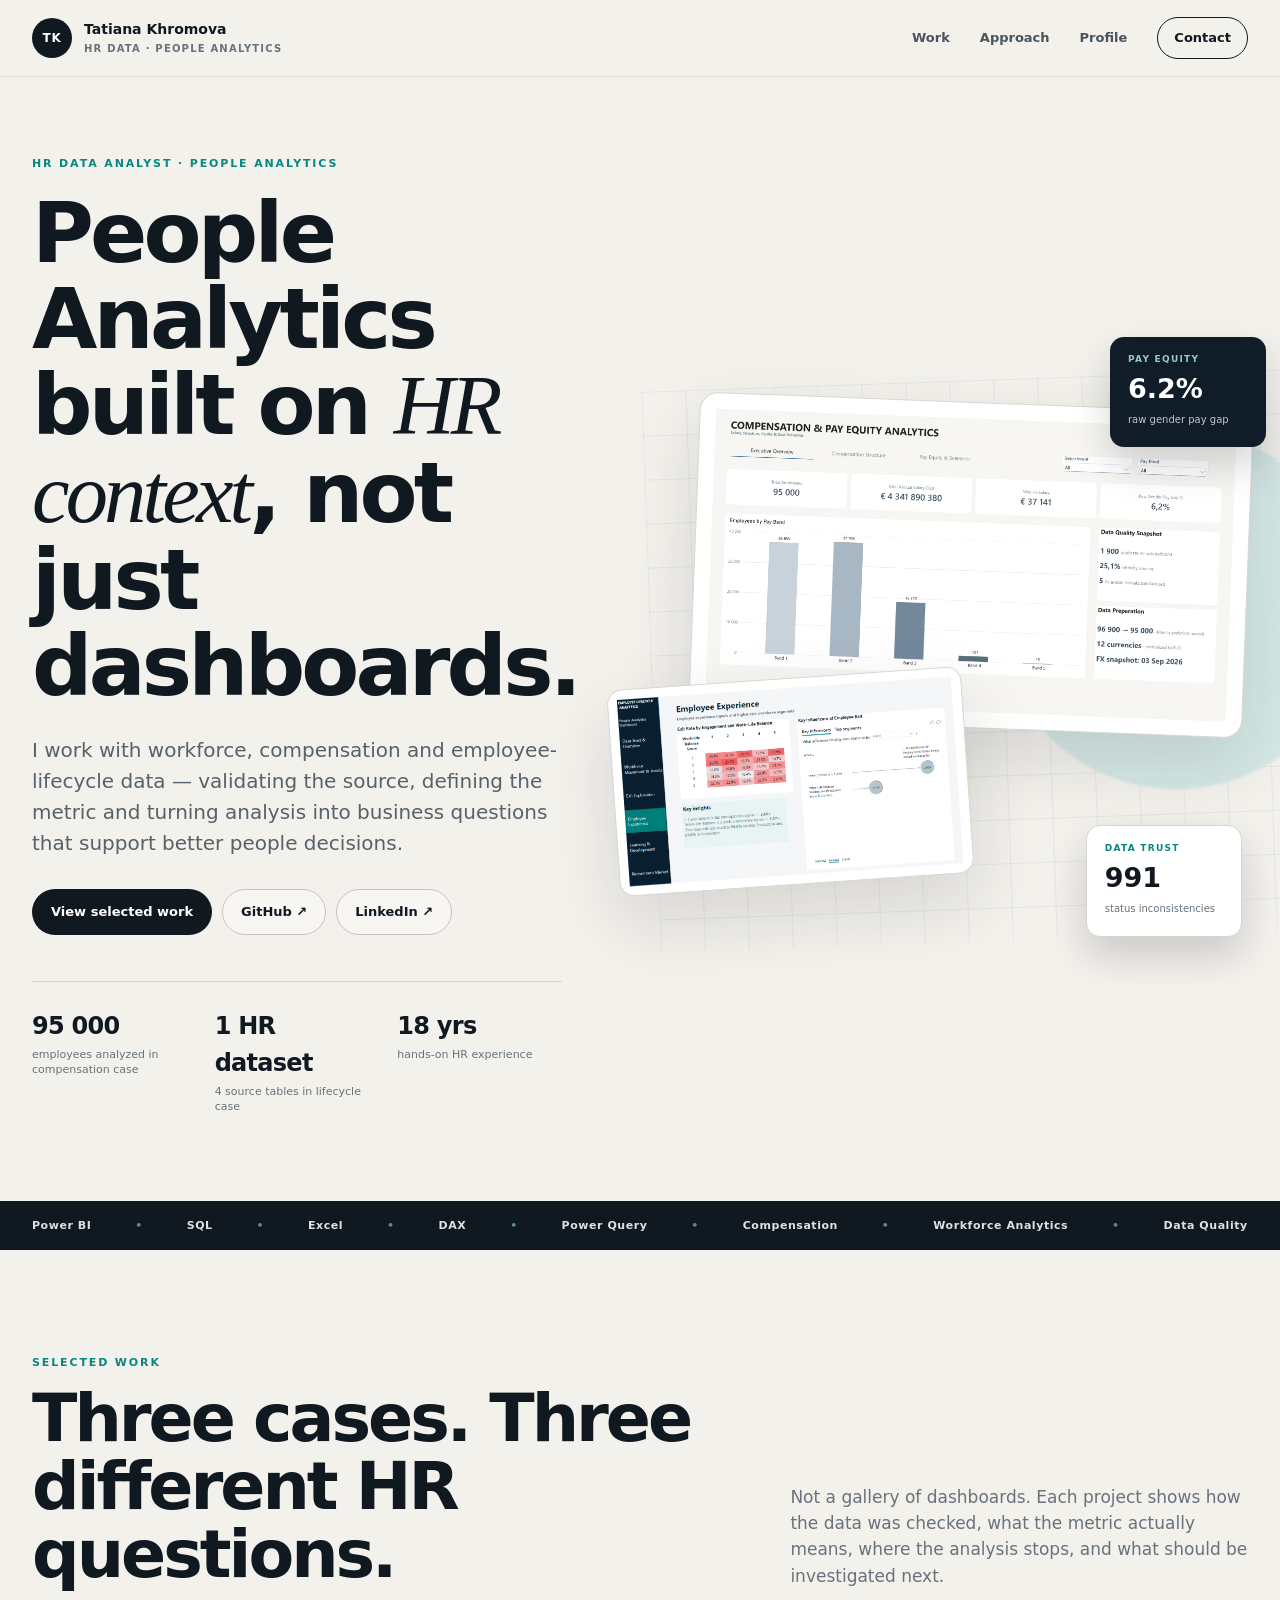
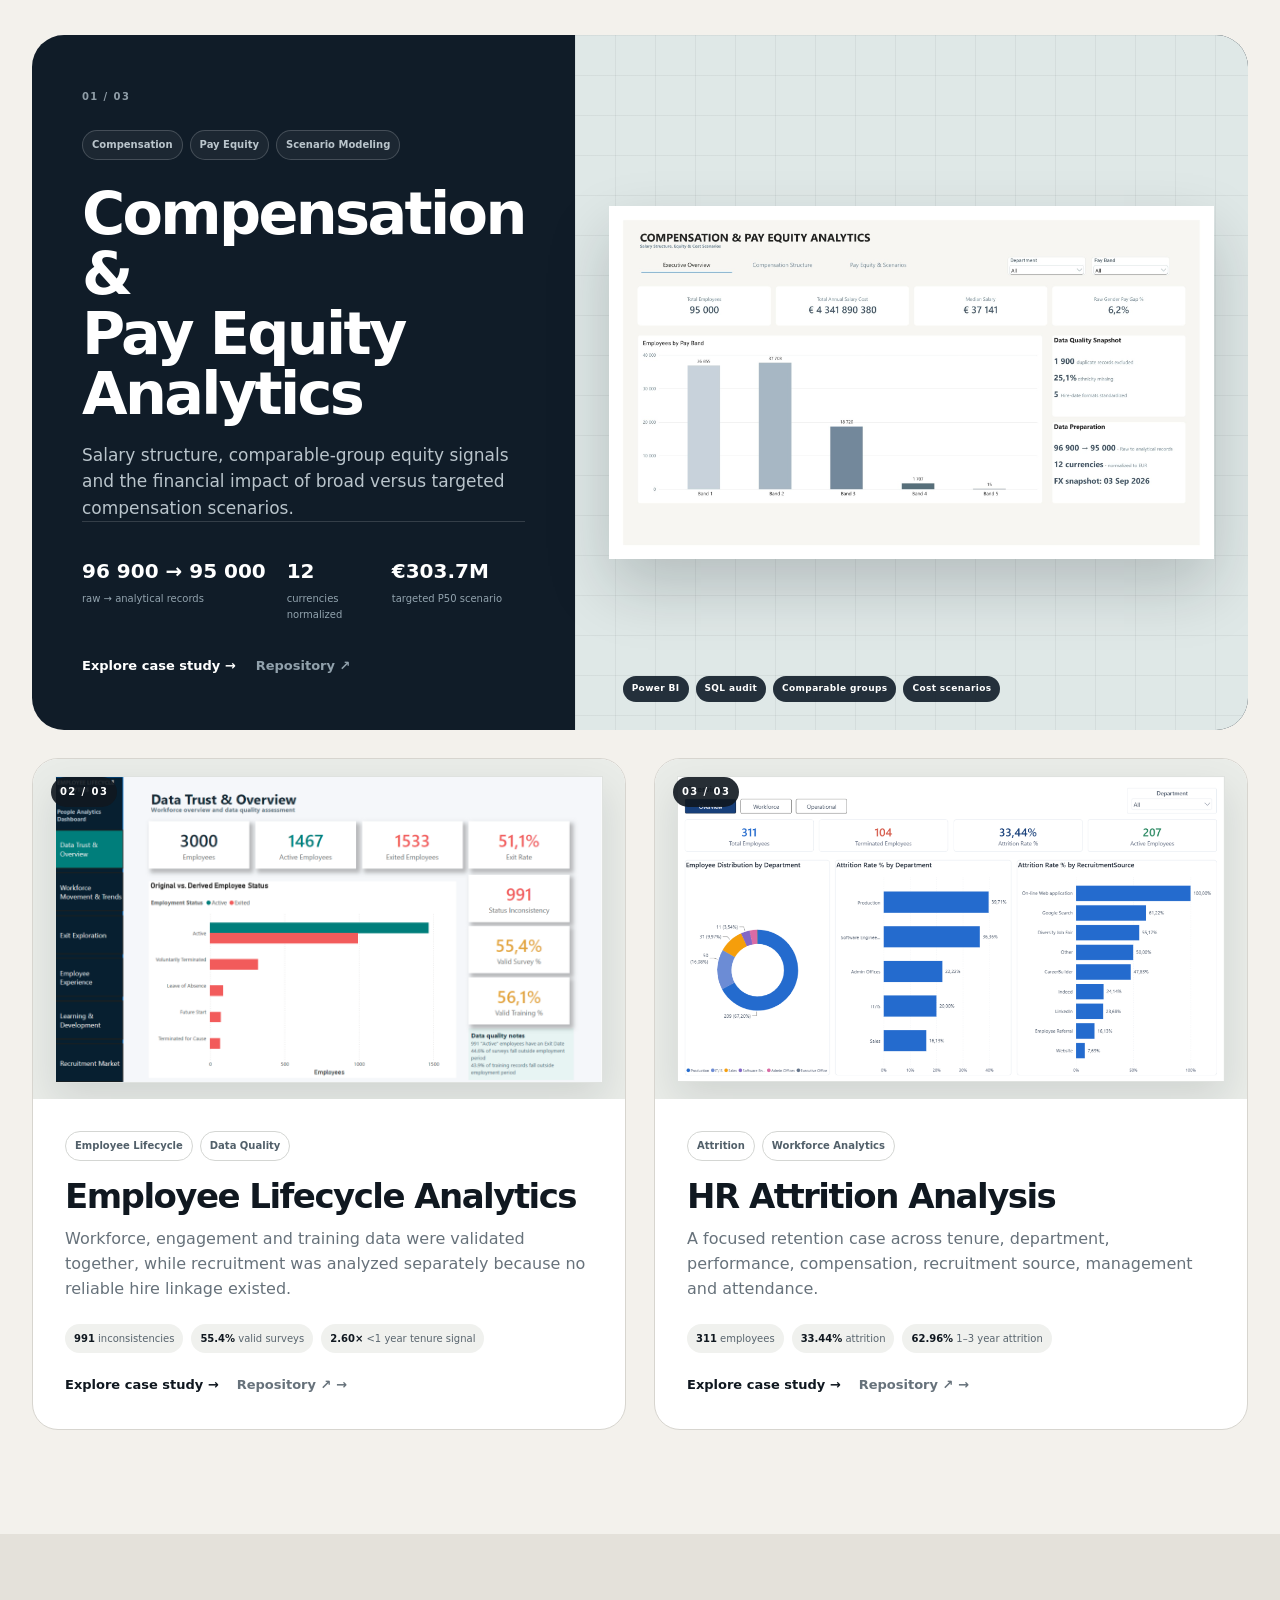
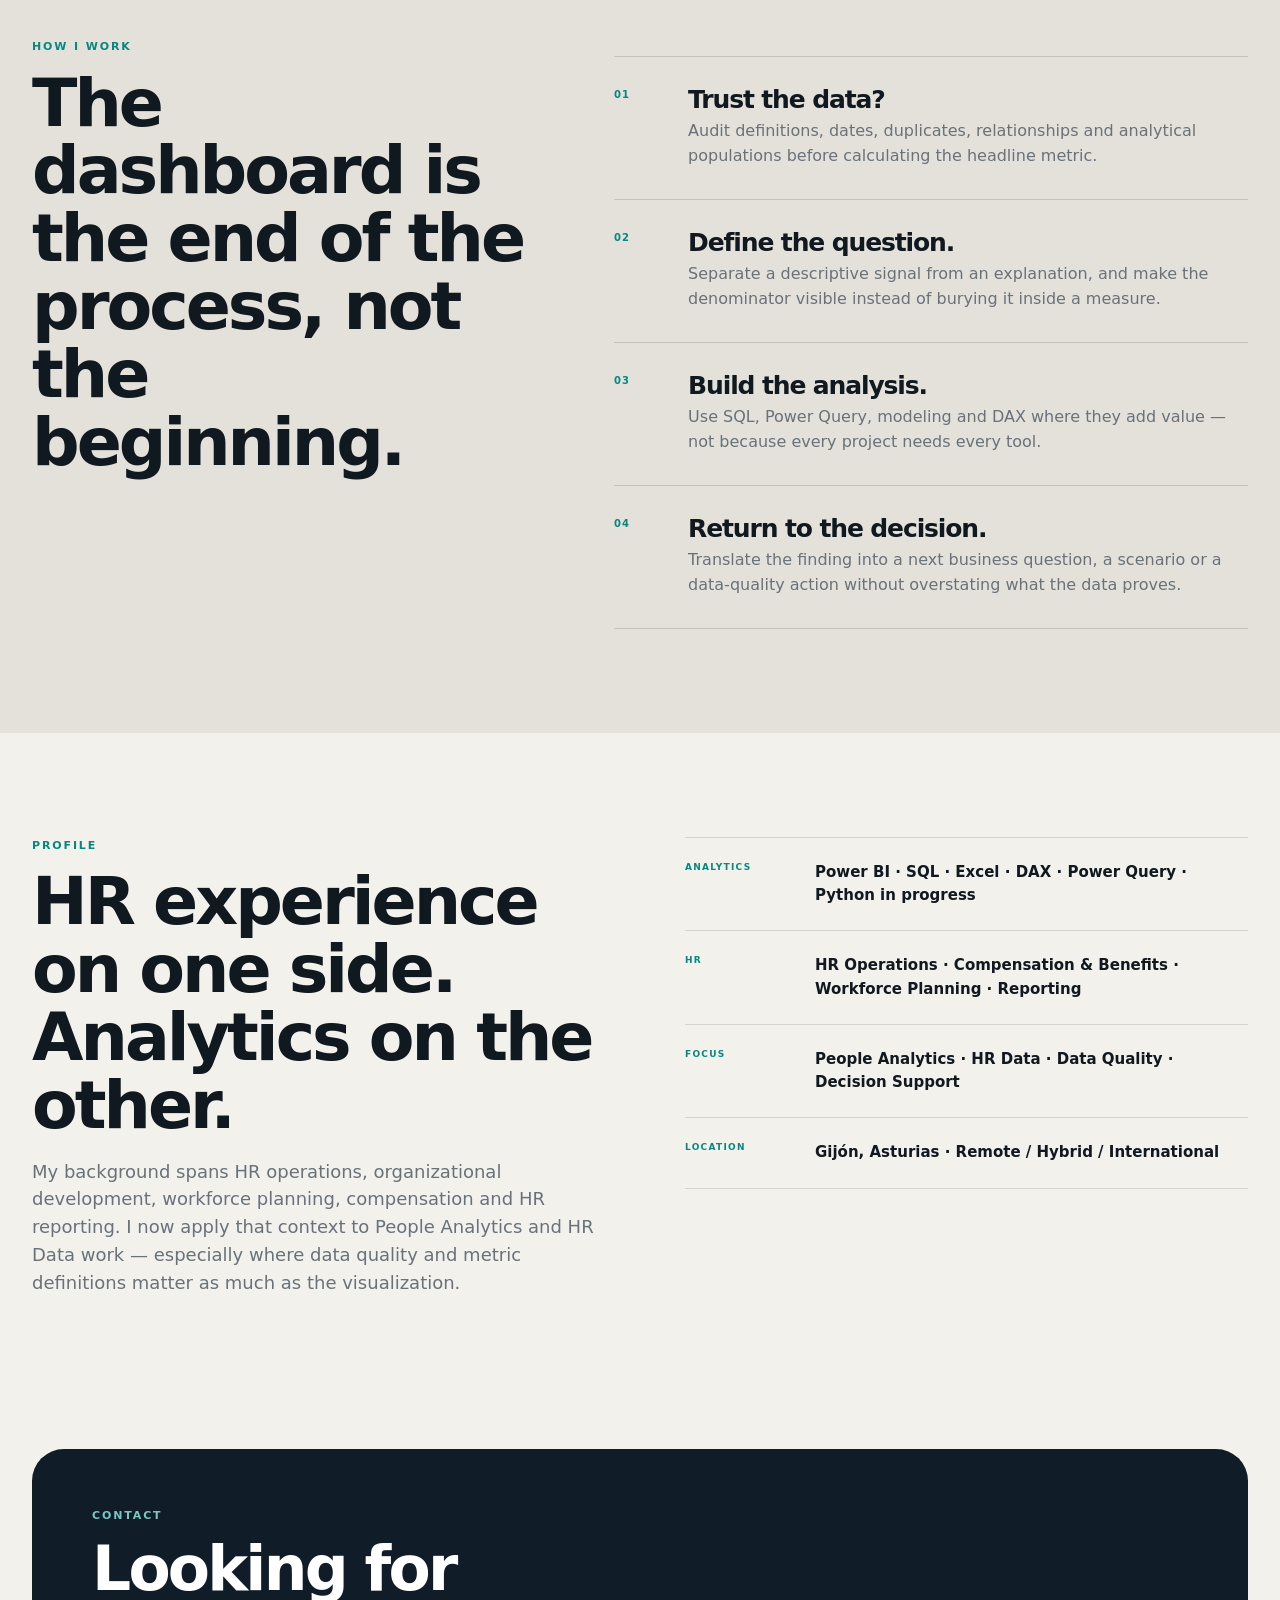
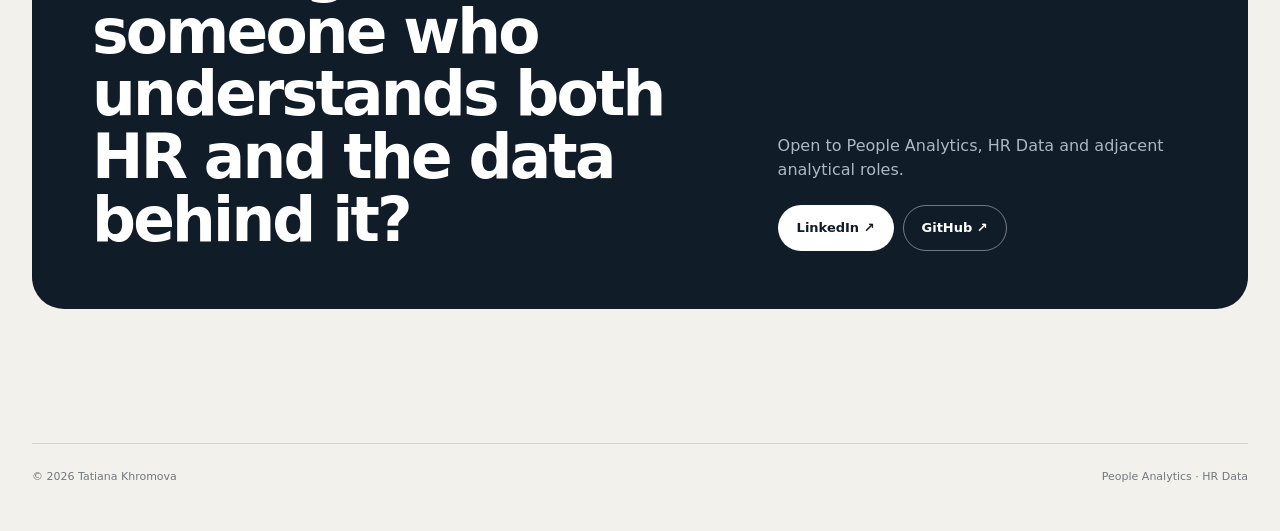
<file: index.html>
<!doctype html>
<html lang="en">
<head>
  <meta charset="utf-8" />
  <meta name="viewport" content="width=device-width, initial-scale=1" />
  <meta name="description" content="Tatiana Khromova — HR Data Analyst and People Analytics portfolio focused on compensation, pay equity, employee lifecycle and attrition analysis." />
  <meta name="theme-color" content="#101c28" />
  <title>Tatiana Khromova | People Analytics & HR Data</title>
  <link rel="icon" href="favicon.svg" type="image/svg+xml" />
  <link rel="stylesheet" href="assets/css/styles.css" />
</head>
<body>
<header class="site-header">
  <div class="container nav">
    <a class="brand" href="#top" aria-label="Portfolio home">
      <span class="brand-mark">TK</span>
      <span class="brand-copy"><strong>Tatiana Khromova</strong><small>HR Data · People Analytics</small></span>
    </a>
    <button class="nav-toggle" aria-label="Open navigation" aria-expanded="false">☰</button>
    <nav class="nav-links" aria-label="Primary navigation">
      <a href="#work">Work</a>
      <a href="#approach">Approach</a>
      <a href="#profile">Profile</a>
      <a class="nav-cta" href="#contact">Contact</a>
    </nav>
  </div>
</header>

<main id="top">
  <section class="hero hero-v2">
    <div class="container hero-grid">
      <div class="hero-copy">
        <div class="eyebrow">HR DATA ANALYST · PEOPLE ANALYTICS</div>
        <h1>People Analytics built on <em>HR context</em>, not just dashboards.</h1>
        <p class="hero-lead">I work with workforce, compensation and employee-lifecycle data — validating the source, defining the metric and turning analysis into business questions that support better people decisions.</p>
        <div class="hero-actions">
          <a class="btn btn-primary" href="#work">View selected work</a>
          <a class="btn btn-ghost" href="https://github.com/tatiana-khromova" target="_blank" rel="noopener">GitHub ↗</a>
          <a class="btn btn-ghost" href="https://www.linkedin.com/in/tatiana-khromova-b1a2b93a/" target="_blank" rel="noopener">LinkedIn ↗</a>
        </div>
        <div class="proof-row" aria-label="Portfolio highlights">
          <div><strong>95 000</strong><span>employees analyzed in compensation case</span></div>
          <div><strong>1 HR dataset</strong><span>4 source tables in lifecycle case</span></div>
          <div><strong>18 yrs</strong><span>hands-on HR experience</span></div>
        </div>
      </div>

      <div class="hero-stage" aria-label="Dashboard portfolio preview">
        <div class="stage-grid"></div>
        <figure class="stage-card stage-main">
          <img src="assets/images/compensation-executive-overview.jpg" alt="Compensation and Pay Equity Executive Overview dashboard" />
        </figure>
        <figure class="stage-card stage-secondary">
          <img src="assets/images/lifecycle-employee-experience.png" alt="Employee Experience dashboard" />
        </figure>
        <div class="stage-note note-top"><span>PAY EQUITY</span><strong>6.2%</strong><small>raw gender pay gap</small></div>
        <div class="stage-note note-bottom"><span>DATA TRUST</span><strong>991</strong><small>status inconsistencies</small></div>
      </div>
    </div>
  </section>

  <section class="ticker" aria-label="Core capabilities">
    <div class="container ticker-inner">
      <span>Power BI</span><i>•</i><span>SQL</span><i>•</i><span>Excel</span><i>•</i><span>DAX</span><i>•</i><span>Power Query</span><i>•</i><span>Compensation</span><i>•</i><span>Workforce Analytics</span><i>•</i><span>Data Quality</span>
    </div>
  </section>

  <section class="section work-section" id="work">
    <div class="container">
      <div class="section-heading split-heading">
        <div>
          <div class="section-kicker">SELECTED WORK</div>
          <h2>Three cases. Three different HR questions.</h2>
        </div>
        <p>Not a gallery of dashboards. Each project shows how the data was checked, what the metric actually means, where the analysis stops, and what should be investigated next.</p>
      </div>

      <article class="feature-project feature-dark">
        <div class="feature-copy">
          <div class="project-index">01 / 03</div>
          <div class="tag-row"><span class="tag tag-dark">Compensation</span><span class="tag tag-dark">Pay Equity</span><span class="tag tag-dark">Scenario Modeling</span></div>
          <h3>Compensation &<br>Pay Equity Analytics</h3>
          <p>Salary structure, comparable-group equity signals and the financial impact of broad versus targeted compensation scenarios.</p>
          <div class="feature-metrics">
            <div><strong>96 900 → 95 000</strong><span>raw → analytical records</span></div>
            <div><strong>12</strong><span>currencies normalized</span></div>
            <div><strong>€303.7M</strong><span>targeted P50 scenario</span></div>
          </div>
          <div class="project-actions">
            <a class="arrow-link light" href="projects/compensation-pay-equity.html">Explore case study</a>
            <a class="arrow-link muted-light" href="https://github.com/tatiana-khromova/compensation-pay-equity-analytics" target="_blank" rel="noopener">Repository ↗</a>
          </div>
        </div>
        <div class="feature-visual">
          <img src="assets/images/compensation-executive-overview.jpg" alt="Compensation and Pay Equity Executive Overview dashboard" loading="lazy" />
          <div class="visual-caption"><span>Power BI</span><span>SQL audit</span><span>Comparable groups</span><span>Cost scenarios</span></div>
        </div>
      </article>

      <div class="project-duo">
        <article class="duo-card">
          <div class="duo-visual">
            <img src="assets/images/lifecycle-data-trust.png" alt="Employee Lifecycle Data Trust dashboard" loading="lazy" />
            <span class="project-index overlay-index">02 / 03</span>
          </div>
          <div class="duo-body">
            <div class="tag-row"><span class="tag">Employee Lifecycle</span><span class="tag">Data Quality</span></div>
            <h3>Employee Lifecycle Analytics</h3>
            <p>Workforce, engagement and training data were validated together, while recruitment was analyzed separately because no reliable hire linkage existed.</p>
            <div class="mini-stats"><span><b>991</b> inconsistencies</span><span><b>55.4%</b> valid surveys</span><span><b>2.60×</b> &lt;1 year tenure signal</span></div>
            <div class="project-actions"><a class="arrow-link" href="projects/employee-lifecycle.html">Explore case study</a><a class="arrow-link repo-link" href="https://github.com/tatiana-khromova/employee-lifecycle-analytics" target="_blank" rel="noopener">Repository ↗</a></div>
          </div>
        </article>

        <article class="duo-card">
          <div class="duo-visual">
            <img src="assets/images/attrition-overview.png" alt="HR Attrition Overview dashboard" loading="lazy" />
            <span class="project-index overlay-index">03 / 03</span>
          </div>
          <div class="duo-body">
            <div class="tag-row"><span class="tag">Attrition</span><span class="tag">Workforce Analytics</span></div>
            <h3>HR Attrition Analysis</h3>
            <p>A focused retention case across tenure, department, performance, compensation, recruitment source, management and attendance.</p>
            <div class="mini-stats"><span><b>311</b> employees</span><span><b>33.44%</b> attrition</span><span><b>62.96%</b> 1–3 year attrition</span></div>
            <div class="project-actions"><a class="arrow-link" href="projects/hr-attrition.html">Explore case study</a><a class="arrow-link repo-link" href="https://github.com/tatiana-khromova/hr-attrition-analysis" target="_blank" rel="noopener">Repository ↗</a></div>
          </div>
        </article>
      </div>
    </div>
  </section>

  <section class="section approach-section" id="approach">
    <div class="container">
      <div class="section-kicker">HOW I WORK</div>
      <div class="approach-grid">
        <h2>The dashboard is the end of the process, not the beginning.</h2>
        <div class="approach-steps">
          <div class="approach-step"><span>01</span><div><h3>Trust the data?</h3><p>Audit definitions, dates, duplicates, relationships and analytical populations before calculating the headline metric.</p></div></div>
          <div class="approach-step"><span>02</span><div><h3>Define the question.</h3><p>Separate a descriptive signal from an explanation, and make the denominator visible instead of burying it inside a measure.</p></div></div>
          <div class="approach-step"><span>03</span><div><h3>Build the analysis.</h3><p>Use SQL, Power Query, modeling and DAX where they add value — not because every project needs every tool.</p></div></div>
          <div class="approach-step"><span>04</span><div><h3>Return to the decision.</h3><p>Translate the finding into a next business question, a scenario or a data-quality action without overstating what the data proves.</p></div></div>
        </div>
      </div>
    </div>
  </section>

  <section class="section profile-section" id="profile">
    <div class="container profile-grid">
      <div class="profile-main">
        <div class="section-kicker">PROFILE</div>
        <h2>HR experience on one side.<br>Analytics on the other.</h2>
        <p>My background spans HR operations, organizational development, workforce planning, compensation and HR reporting. I now apply that context to People Analytics and HR Data work — especially where data quality and metric definitions matter as much as the visualization.</p>
      </div>
      <div class="profile-stack">
        <div class="stack-row"><span>ANALYTICS</span><strong>Power BI · SQL · Excel · DAX · Power Query · Python in progress</strong></div>
        <div class="stack-row"><span>HR</span><strong>HR Operations · Compensation & Benefits · Workforce Planning · Reporting</strong></div>
        <div class="stack-row"><span>FOCUS</span><strong>People Analytics · HR Data · Data Quality · Decision Support</strong></div>
        <div class="stack-row"><span>LOCATION</span><strong>Gijón, Asturias · Remote / Hybrid / International</strong></div>
      </div>
    </div>
  </section>

  <section class="section contact-section" id="contact">
    <div class="container">
      <div class="contact-panel">
        <div>
          <div class="section-kicker light-kicker">CONTACT</div>
          <h2>Looking for someone who understands both HR and the data behind it?</h2>
        </div>
        <div class="contact-side">
          <p>Open to People Analytics, HR Data and adjacent analytical roles.</p>
          <div class="contact-actions">
            <a class="btn btn-light" href="https://www.linkedin.com/in/tatiana-khromova-b1a2b93a/" target="_blank" rel="noopener">LinkedIn ↗</a>
            <a class="btn btn-outline-light" href="https://github.com/tatiana-khromova" target="_blank" rel="noopener">GitHub ↗</a>
          </div>
        </div>
      </div>
    </div>
  </section>
</main>

<footer class="footer"><div class="container footer-inner"><span>© <span data-year></span> Tatiana Khromova</span><span>People Analytics · HR Data</span></div></footer>
<script src="assets/js/main.js"></script>
</body>
</html>
</file>
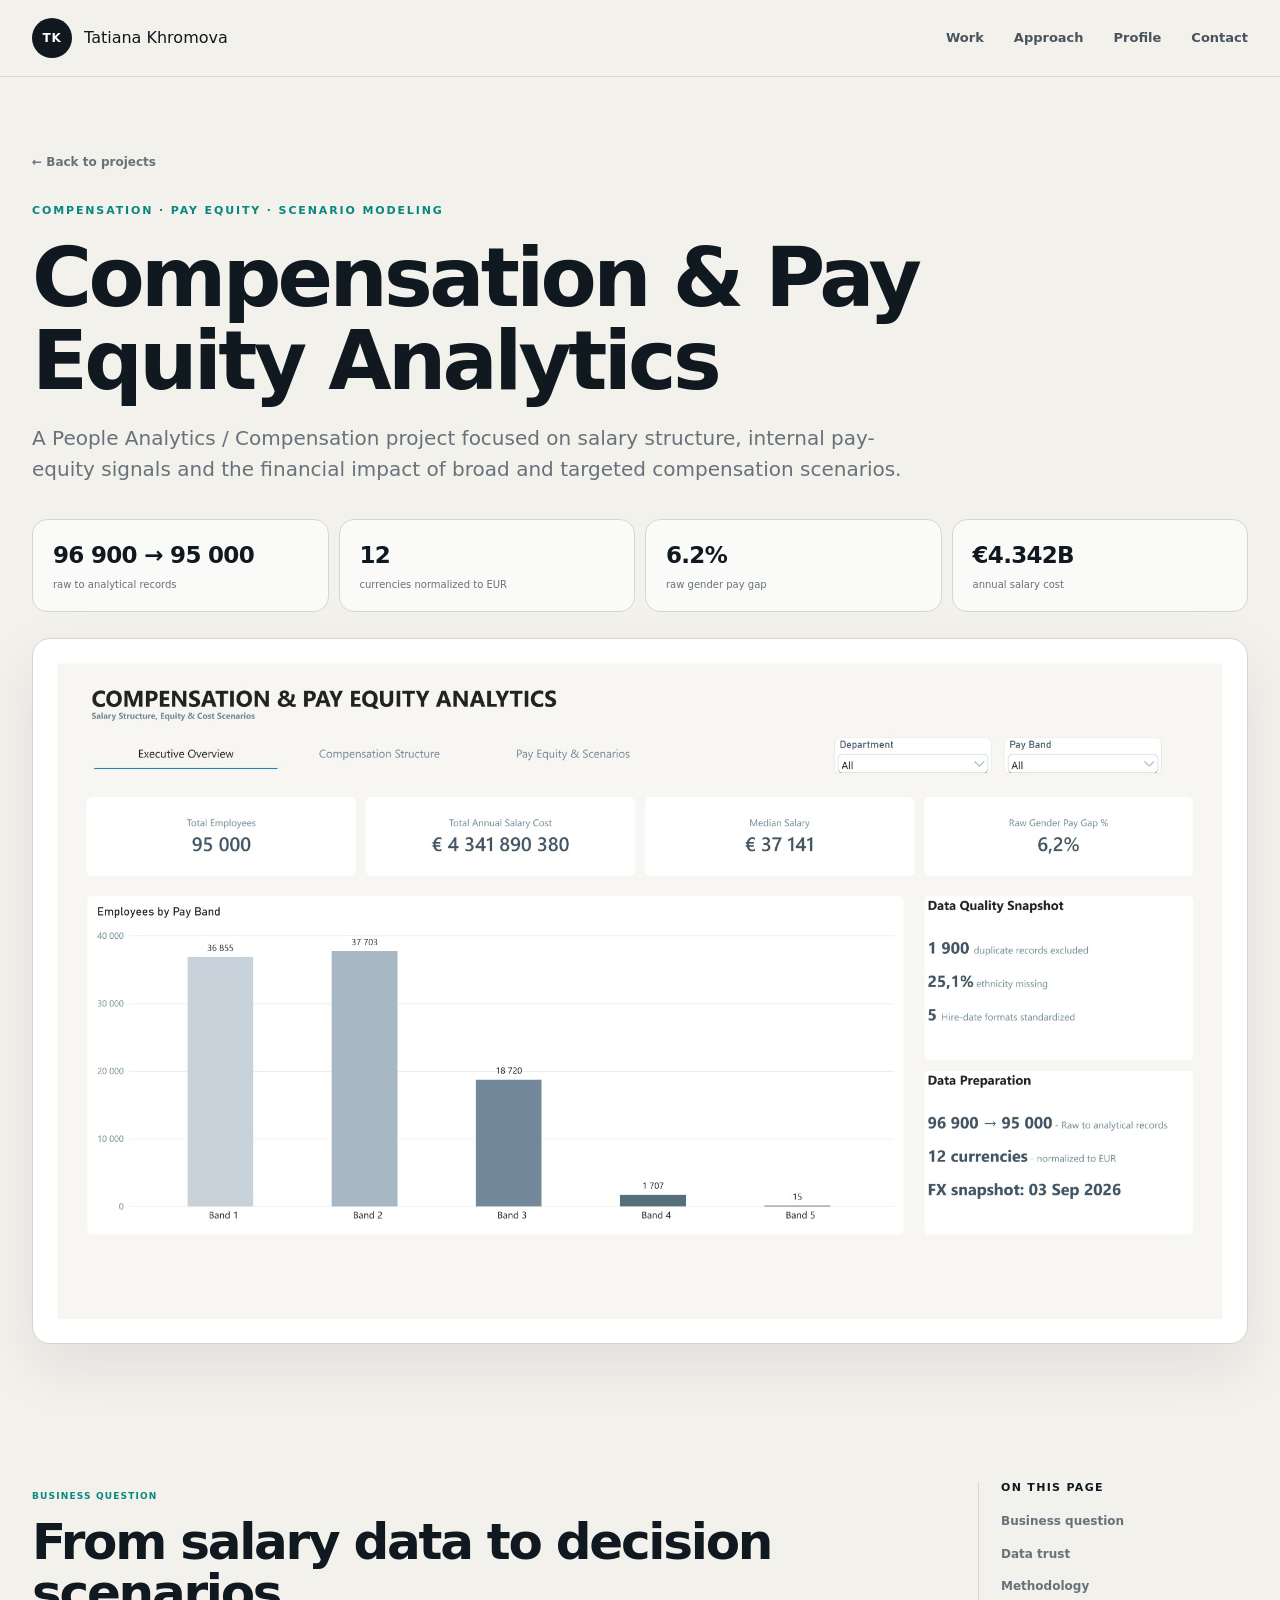
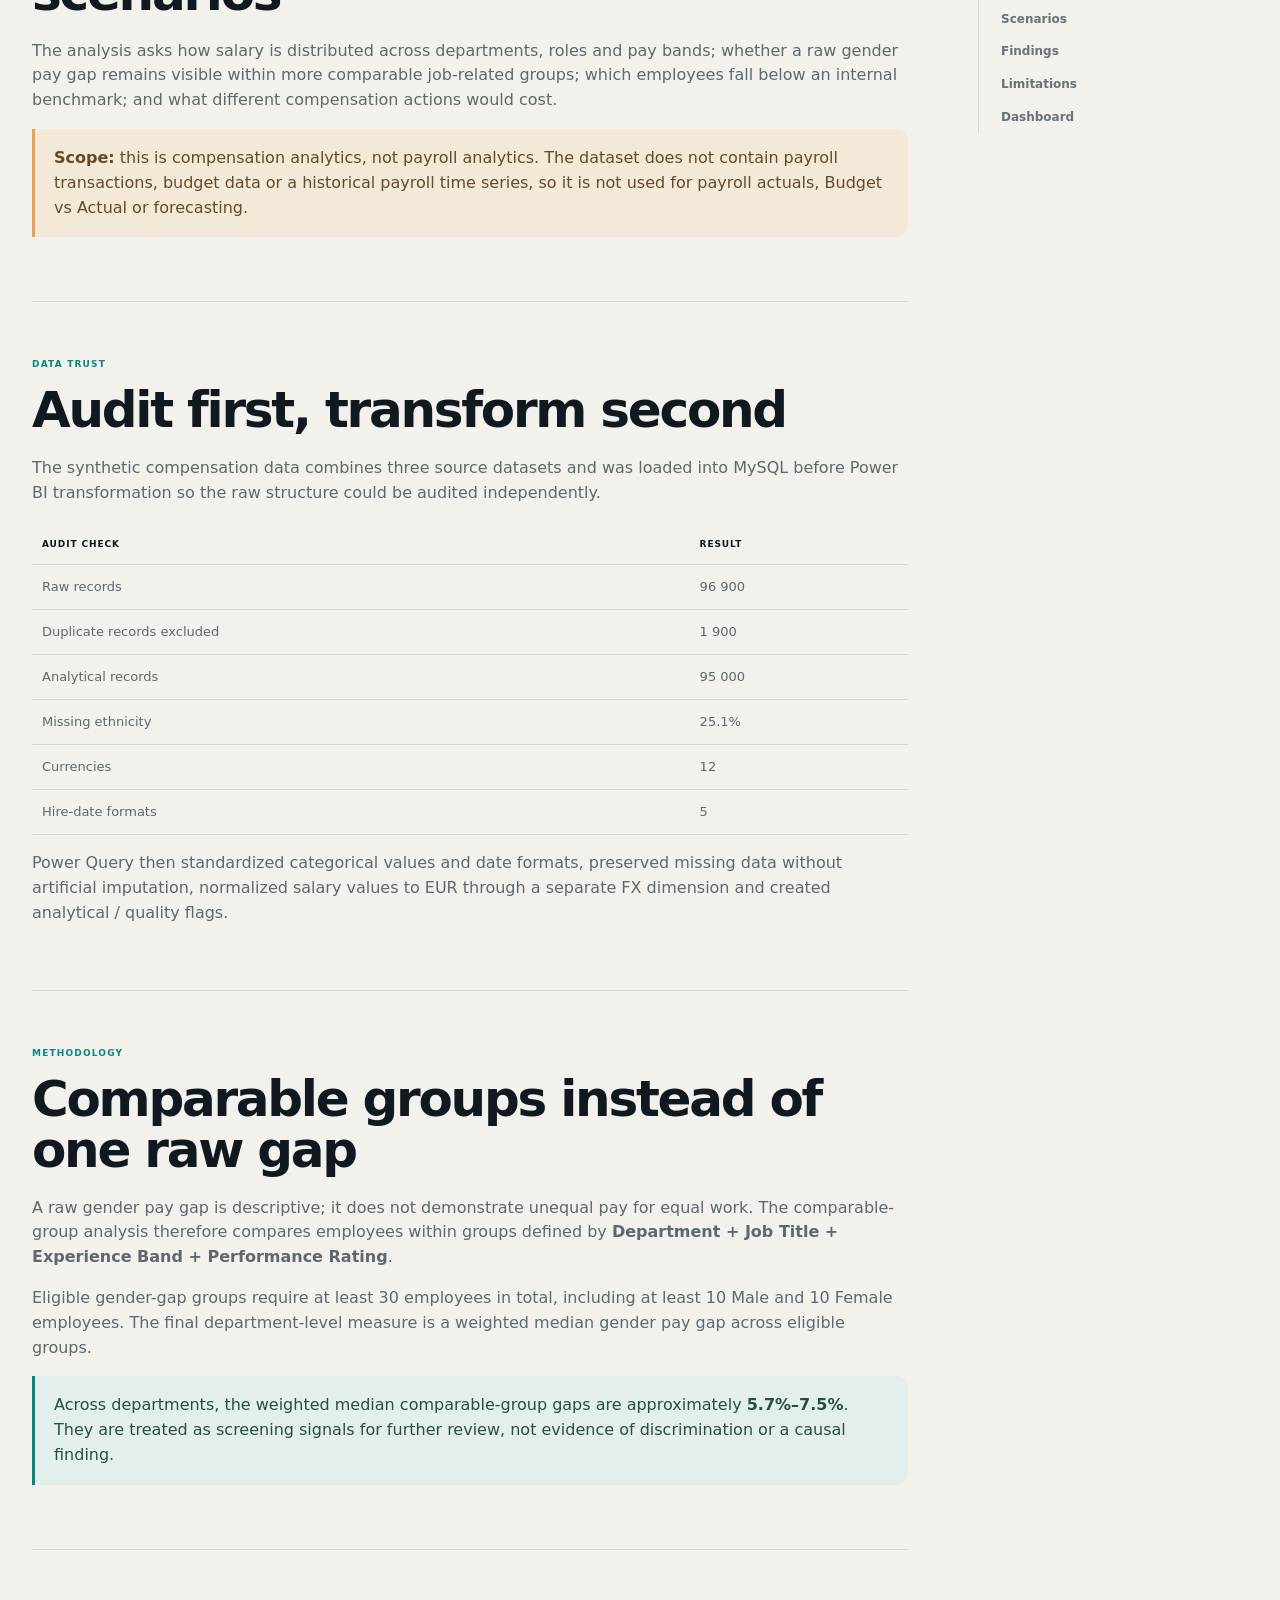
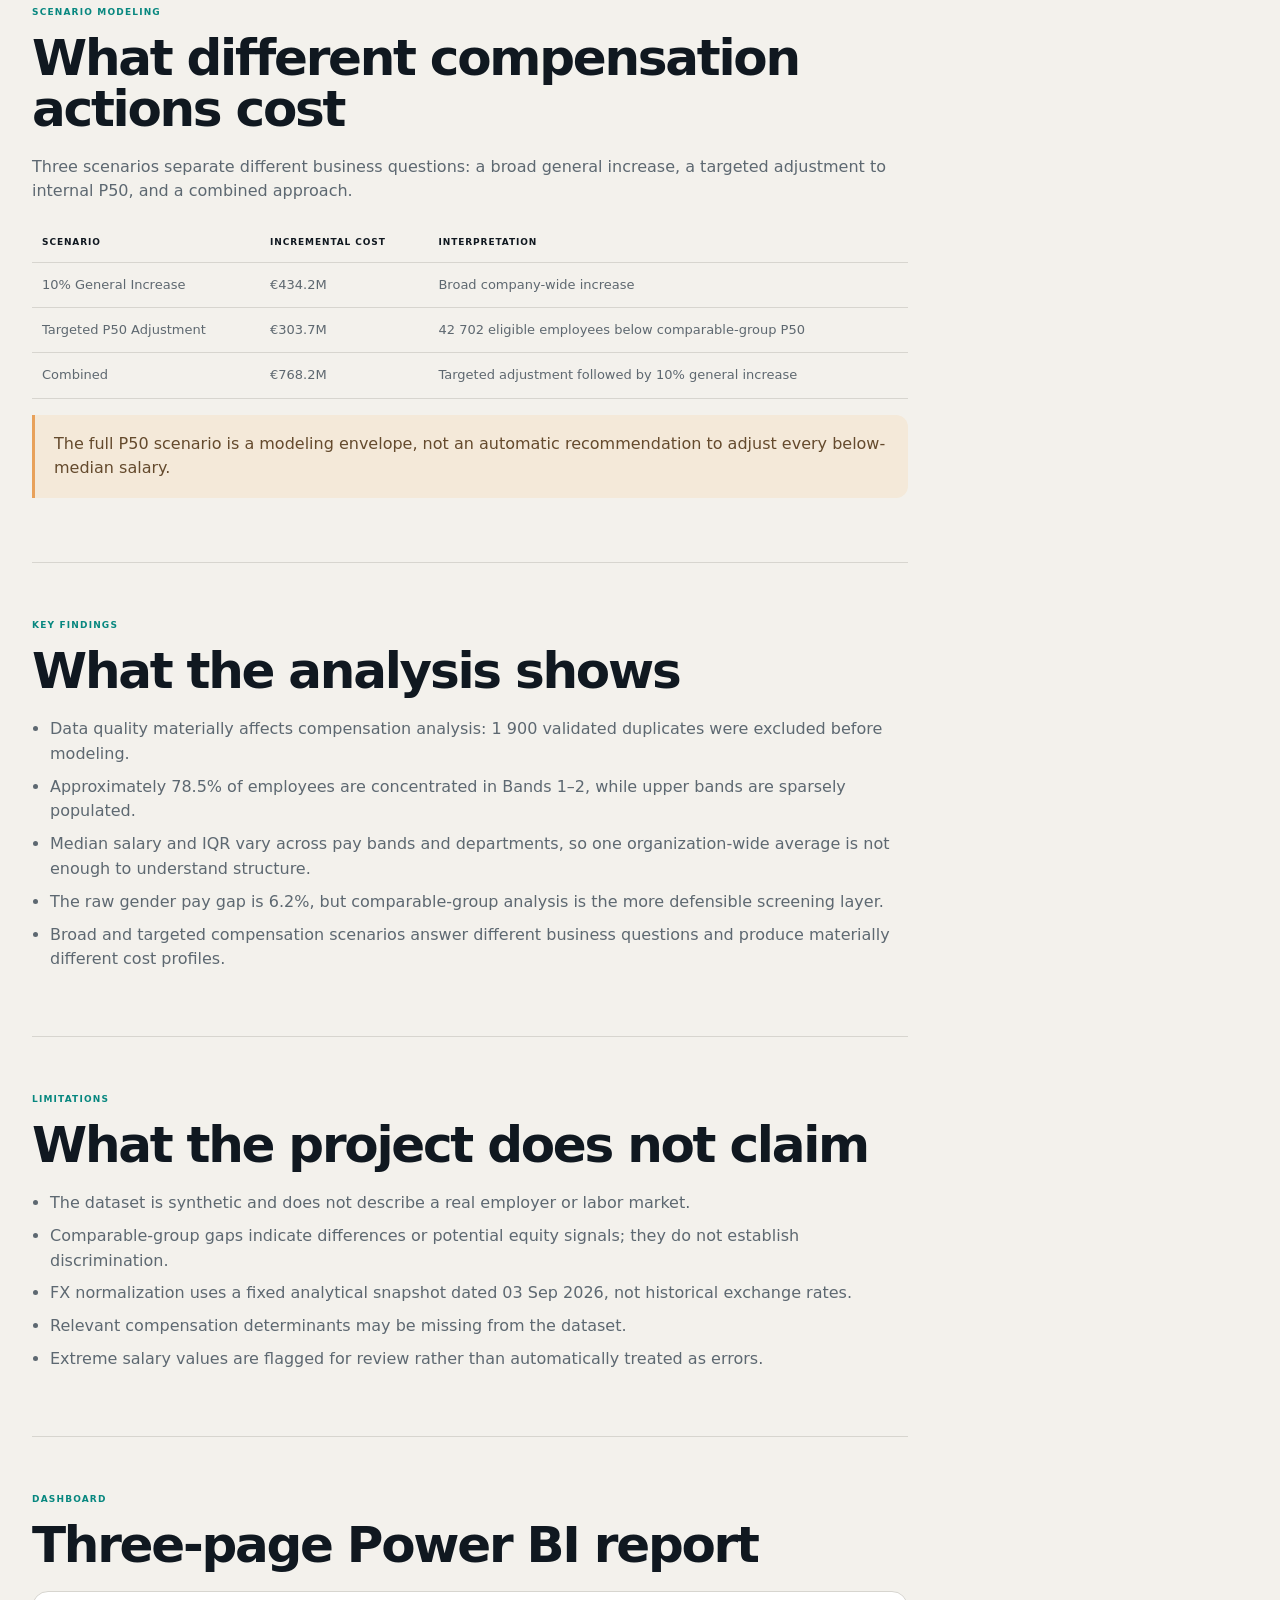
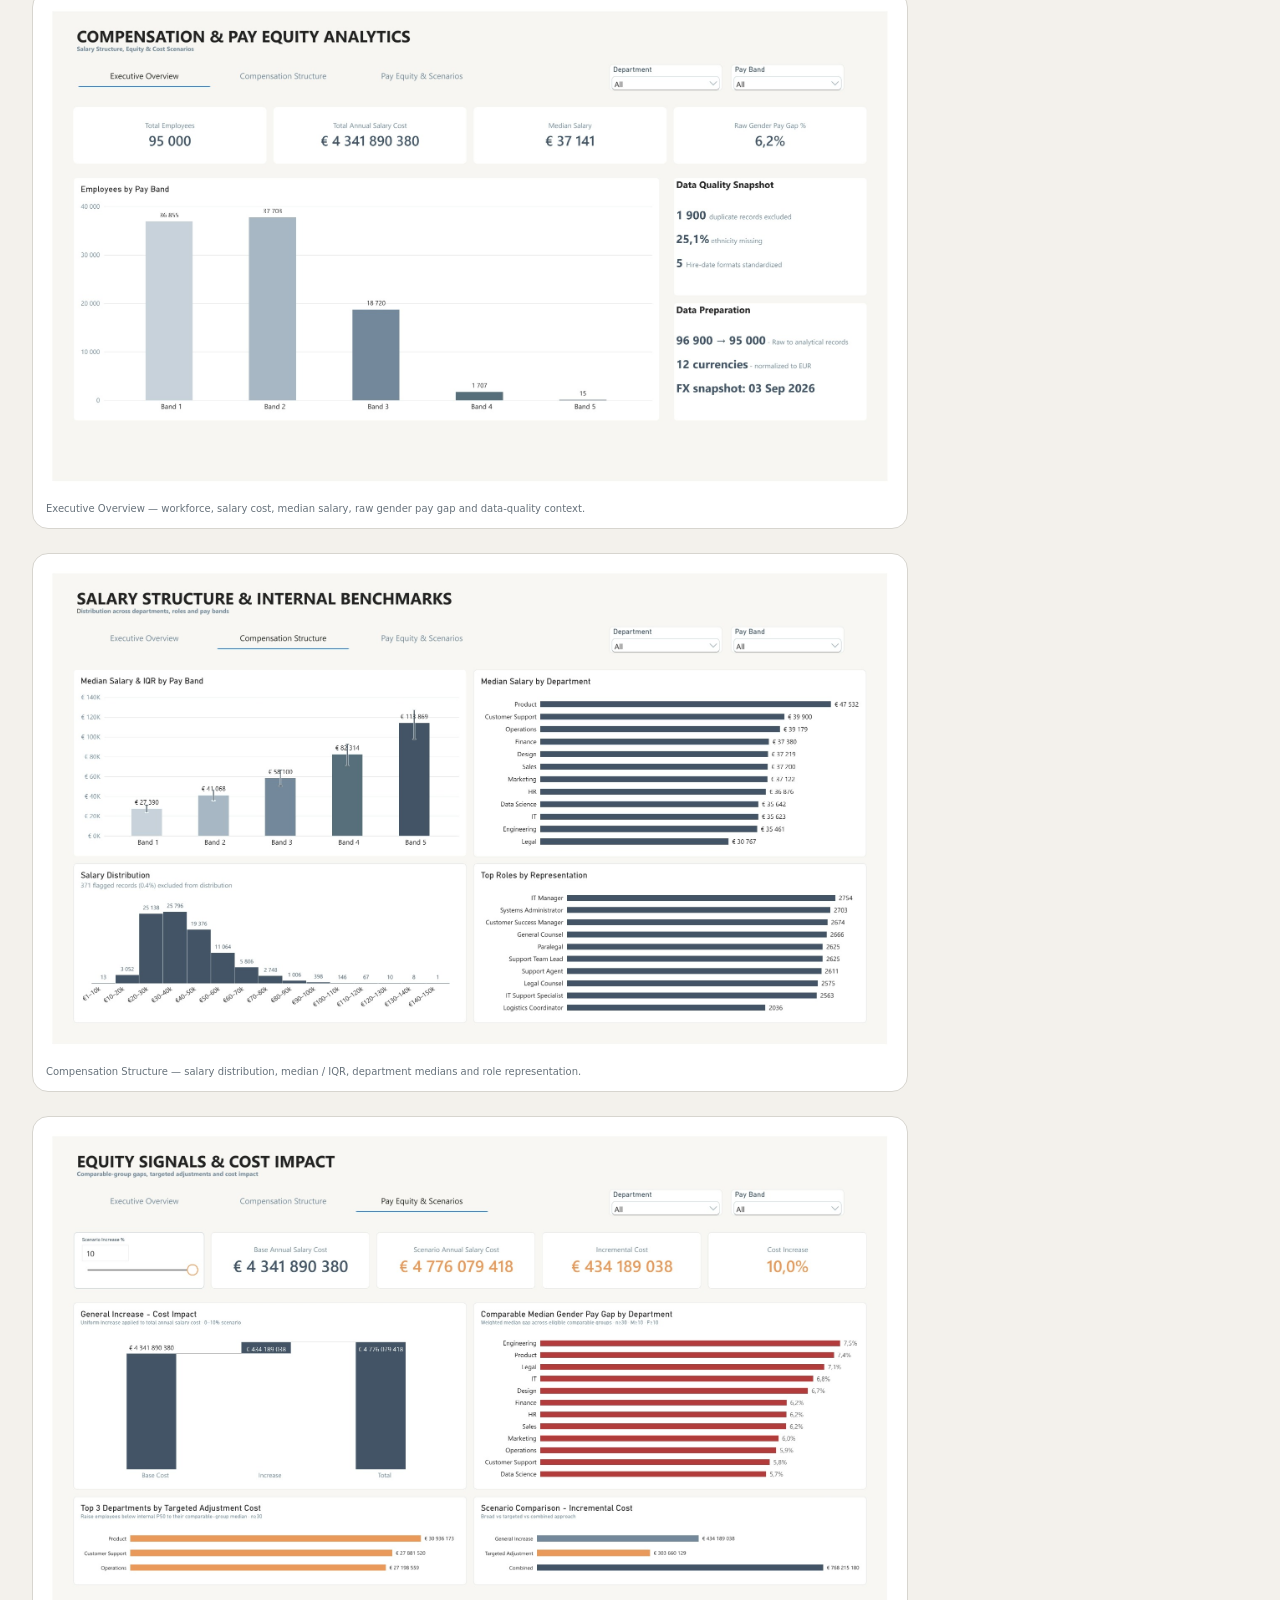
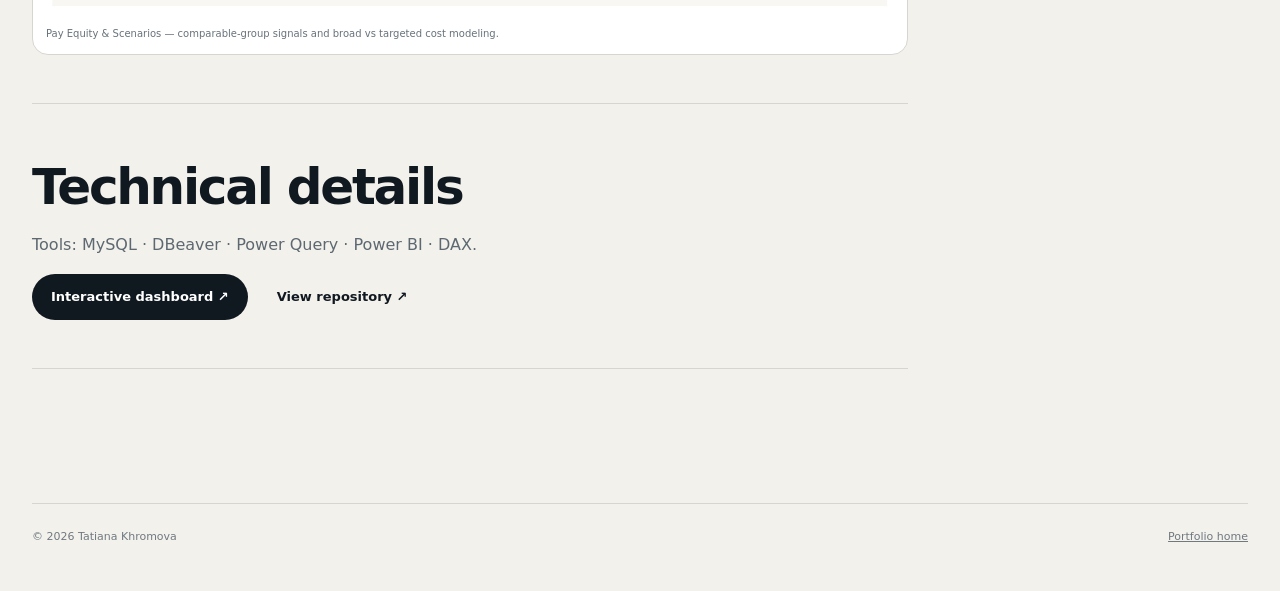
<file: projects/compensation-pay-equity.html>
<!doctype html>
<html lang="en">
<head>
  <meta charset="utf-8" />
  <meta name="viewport" content="width=device-width, initial-scale=1" />
  <meta name="description" content="Compensation & Pay Equity Analytics case study by Tatiana Khromova." />
  <title>Compensation & Pay Equity Analytics | Tatiana Khromova</title>
  <link rel="icon" href="../favicon.svg" type="image/svg+xml" />
  <link rel="stylesheet" href="../assets/css/styles.css" />
</head>
<body>
<header class="site-header"><div class="container nav"><a class="brand" href="../index.html"><span class="brand-mark">TK</span><span>Tatiana Khromova</span></a><button class="nav-toggle" aria-label="Open navigation" aria-expanded="false">☰</button><nav class="nav-links"><a href="../index.html#work">Work</a><a href="../index.html#approach">Approach</a><a href="../index.html#profile">Profile</a><a href="../index.html#contact">Contact</a></nav></div></header>
<main>
<section class="project-hero"><div class="container">
  <a class="back-link" href="../index.html#work">Back to projects</a>
  <div class="eyebrow">Compensation · Pay Equity · Scenario Modeling</div>
  <h1>Compensation & Pay Equity Analytics</h1>
  <p class="lead">A People Analytics / Compensation project focused on salary structure, internal pay-equity signals and the financial impact of broad and targeted compensation scenarios.</p>
  <div class="stat-strip">
    <div class="stat"><strong>96 900 → 95 000</strong><span>raw to analytical records</span></div>
    <div class="stat"><strong>12</strong><span>currencies normalized to EUR</span></div>
    <div class="stat"><strong>6.2%</strong><span>raw gender pay gap</span></div>
    <div class="stat"><strong>€4.342B</strong><span>annual salary cost</span></div>
  </div>
  <figure class="project-cover"><img src="../assets/images/compensation-executive-overview.jpg" alt="Compensation and Pay Equity executive overview dashboard" /></figure>
</div></section>

<section class="section"><div class="container case-layout">
  <div class="case-content">
    <section class="case-section" id="question"><span class="pill-note">Business question</span><h2>From salary data to decision scenarios</h2>
      <p>The analysis asks how salary is distributed across departments, roles and pay bands; whether a raw gender pay gap remains visible within more comparable job-related groups; which employees fall below an internal benchmark; and what different compensation actions would cost.</p>
      <p class="callout warn"><strong>Scope:</strong> this is compensation analytics, not payroll analytics. The dataset does not contain payroll transactions, budget data or a historical payroll time series, so it is not used for payroll actuals, Budget vs Actual or forecasting.</p>
    </section>

    <section class="case-section" id="data"><span class="pill-note">Data trust</span><h2>Audit first, transform second</h2>
      <p>The synthetic compensation data combines three source datasets and was loaded into MySQL before Power BI transformation so the raw structure could be audited independently.</p>
      <table class="data-table"><thead><tr><th>Audit check</th><th>Result</th></tr></thead><tbody>
        <tr><td>Raw records</td><td>96 900</td></tr><tr><td>Duplicate records excluded</td><td>1 900</td></tr><tr><td>Analytical records</td><td>95 000</td></tr><tr><td>Missing ethnicity</td><td>25.1%</td></tr><tr><td>Currencies</td><td>12</td></tr><tr><td>Hire-date formats</td><td>5</td></tr>
      </tbody></table>
      <p>Power Query then standardized categorical values and date formats, preserved missing data without artificial imputation, normalized salary values to EUR through a separate FX dimension and created analytical / quality flags.</p>
    </section>

    <section class="case-section" id="method"><span class="pill-note">Methodology</span><h2>Comparable groups instead of one raw gap</h2>
      <p>A raw gender pay gap is descriptive; it does not demonstrate unequal pay for equal work. The comparable-group analysis therefore compares employees within groups defined by <strong>Department + Job Title + Experience Band + Performance Rating</strong>.</p>
      <p>Eligible gender-gap groups require at least 30 employees in total, including at least 10 Male and 10 Female employees. The final department-level measure is a weighted median gender pay gap across eligible groups.</p>
      <p class="callout">Across departments, the weighted median comparable-group gaps are approximately <strong>5.7%–7.5%</strong>. They are treated as screening signals for further review, not evidence of discrimination or a causal finding.</p>
    </section>

    <section class="case-section" id="scenarios"><span class="pill-note">Scenario modeling</span><h2>What different compensation actions cost</h2>
      <p>Three scenarios separate different business questions: a broad general increase, a targeted adjustment to internal P50, and a combined approach.</p>
      <table class="data-table"><thead><tr><th>Scenario</th><th>Incremental cost</th><th>Interpretation</th></tr></thead><tbody>
        <tr><td>10% General Increase</td><td>€434.2M</td><td>Broad company-wide increase</td></tr>
        <tr><td>Targeted P50 Adjustment</td><td>€303.7M</td><td>42 702 eligible employees below comparable-group P50</td></tr>
        <tr><td>Combined</td><td>€768.2M</td><td>Targeted adjustment followed by 10% general increase</td></tr>
      </tbody></table>
      <p class="callout warn">The full P50 scenario is a modeling envelope, not an automatic recommendation to adjust every below-median salary.</p>
    </section>

    <section class="case-section" id="findings"><span class="pill-note">Key findings</span><h2>What the analysis shows</h2>
      <ul>
        <li>Data quality materially affects compensation analysis: 1 900 validated duplicates were excluded before modeling.</li>
        <li>Approximately 78.5% of employees are concentrated in Bands 1–2, while upper bands are sparsely populated.</li>
        <li>Median salary and IQR vary across pay bands and departments, so one organization-wide average is not enough to understand structure.</li>
        <li>The raw gender pay gap is 6.2%, but comparable-group analysis is the more defensible screening layer.</li>
        <li>Broad and targeted compensation scenarios answer different business questions and produce materially different cost profiles.</li>
      </ul>
    </section>

    <section class="case-section" id="limitations"><span class="pill-note">Limitations</span><h2>What the project does not claim</h2>
      <ul>
        <li>The dataset is synthetic and does not describe a real employer or labor market.</li>
        <li>Comparable-group gaps indicate differences or potential equity signals; they do not establish discrimination.</li>
        <li>FX normalization uses a fixed analytical snapshot dated 03 Sep 2026, not historical exchange rates.</li>
        <li>Relevant compensation determinants may be missing from the dataset.</li>
        <li>Extreme salary values are flagged for review rather than automatically treated as errors.</li>
      </ul>
    </section>

    <section class="case-section" id="gallery"><span class="pill-note">Dashboard</span><h2>Three-page Power BI report</h2>
      <div class="gallery">
        <figure><img src="../assets/images/compensation-executive-overview.jpg" alt="Executive Overview" loading="lazy"><figcaption>Executive Overview — workforce, salary cost, median salary, raw gender pay gap and data-quality context.</figcaption></figure>
        <figure><img src="../assets/images/compensation-structure.jpg" alt="Compensation Structure" loading="lazy"><figcaption>Compensation Structure — salary distribution, median / IQR, department medians and role representation.</figcaption></figure>
        <figure><img src="../assets/images/compensation-pay-equity.jpg" alt="Pay Equity and Scenarios" loading="lazy"><figcaption>Pay Equity & Scenarios — comparable-group signals and broad vs targeted cost modeling.</figcaption></figure>
      </div>
    </section>

    <section class="case-section"><h2>Technical details</h2><p>Tools: MySQL · DBeaver · Power Query · Power BI · DAX.</p><div class="hero-actions"><a class="btn btn-primary" href="https://tatiana-khromova.github.io/compensation-pay-equity-analytics/" target="_blank" rel="noopener">Interactive dashboard ↗</a><a class="btn btn-secondary" href="https://github.com/tatiana-khromova/compensation-pay-equity-analytics" target="_blank" rel="noopener">View repository ↗</a></div></section>
  </div>
  <aside class="case-aside"><h3>On this page</h3><a href="#question">Business question</a><a href="#data">Data trust</a><a href="#method">Methodology</a><a href="#scenarios">Scenarios</a><a href="#findings">Findings</a><a href="#limitations">Limitations</a><a href="#gallery">Dashboard</a></aside>
</div></section>
</main>
<footer class="footer"><div class="container footer-inner"><span>© <span data-year></span> Tatiana Khromova</span><a href="../index.html">Portfolio home</a></div></footer>
<script src="../assets/js/main.js"></script>
</body></html>
</file>
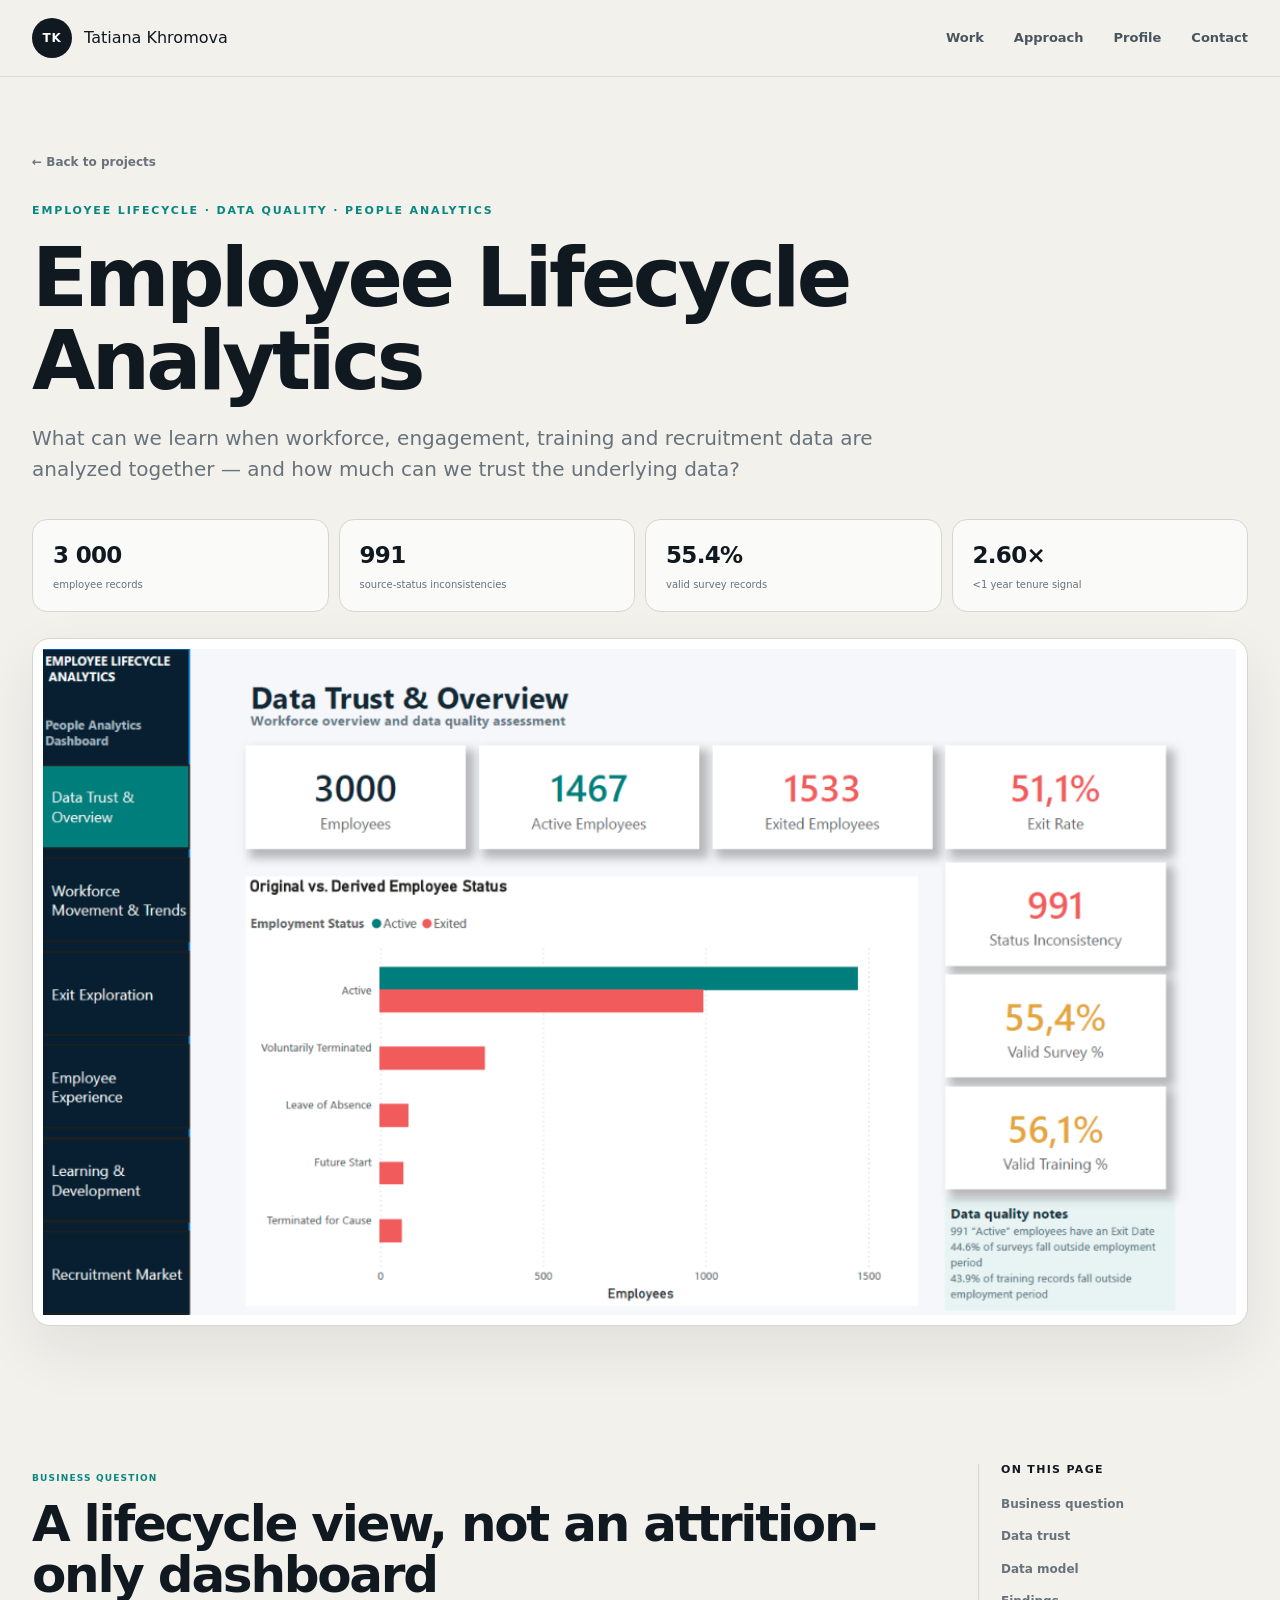
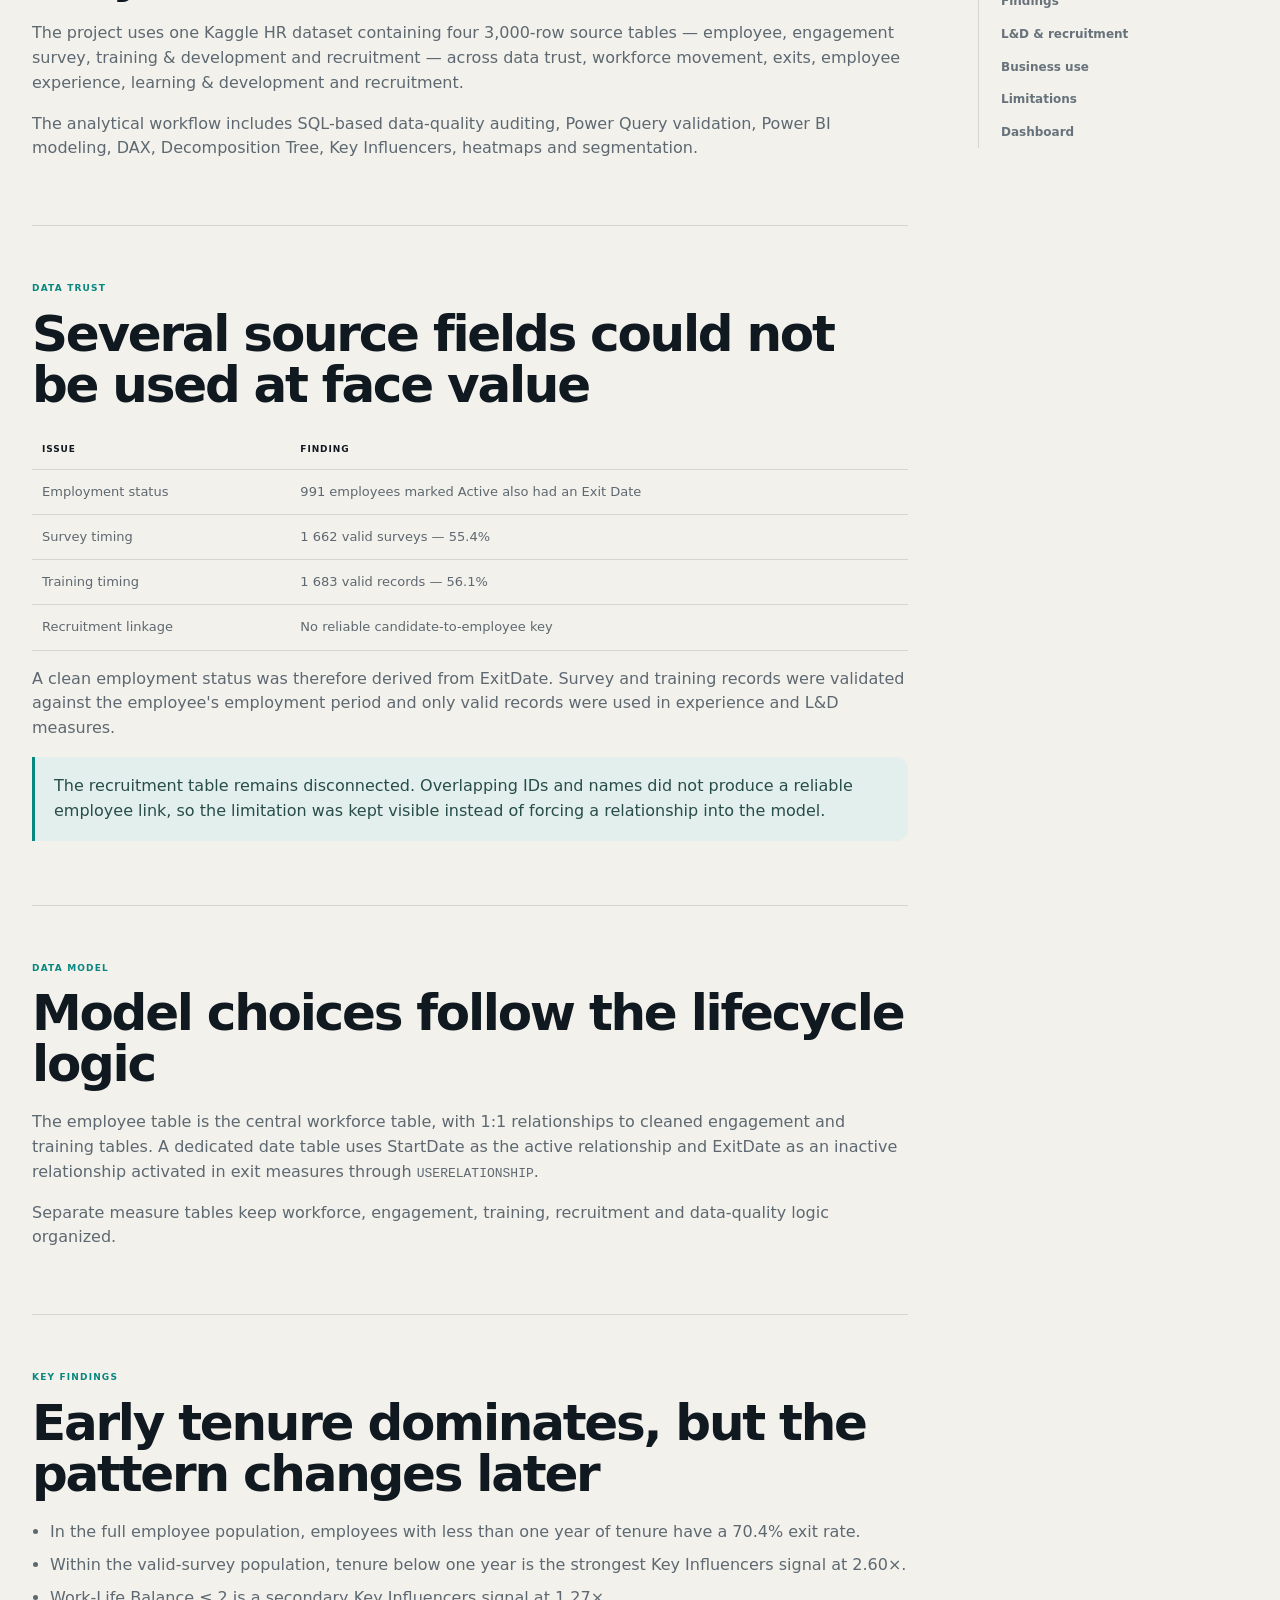
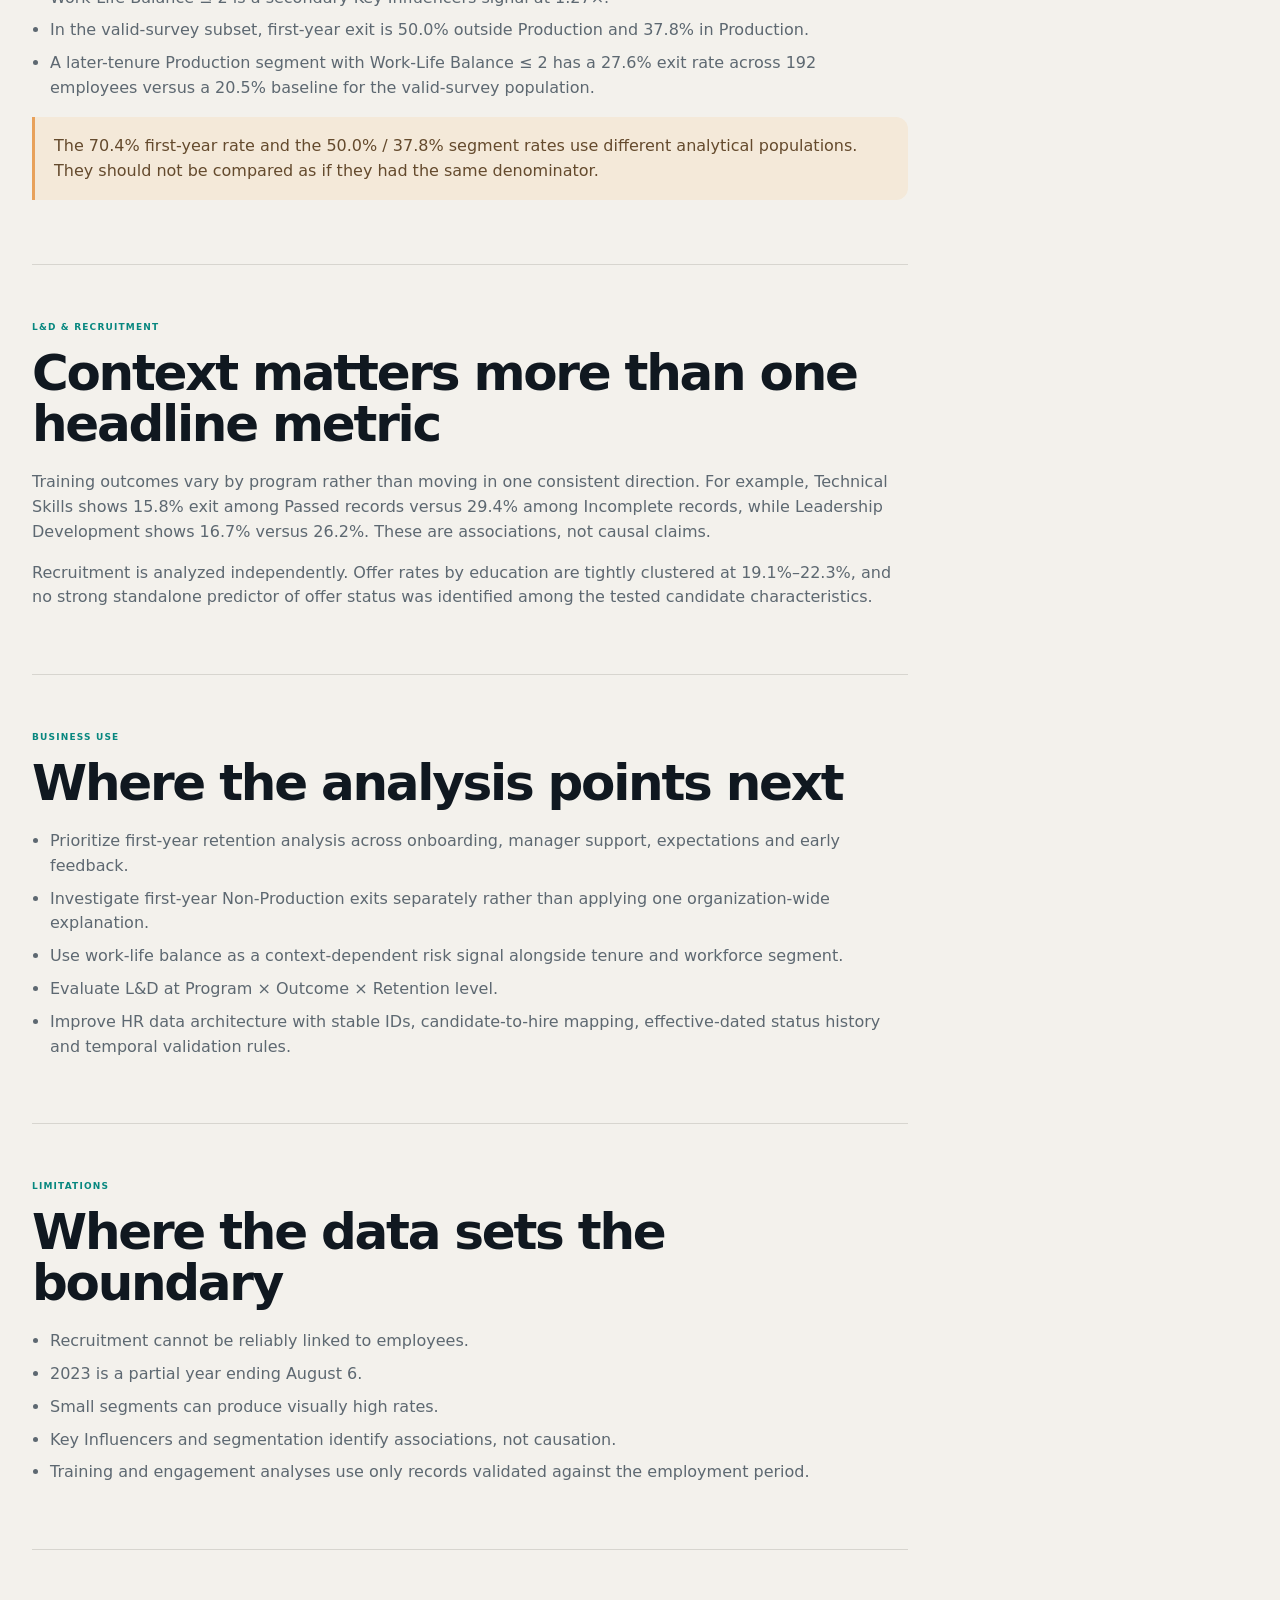
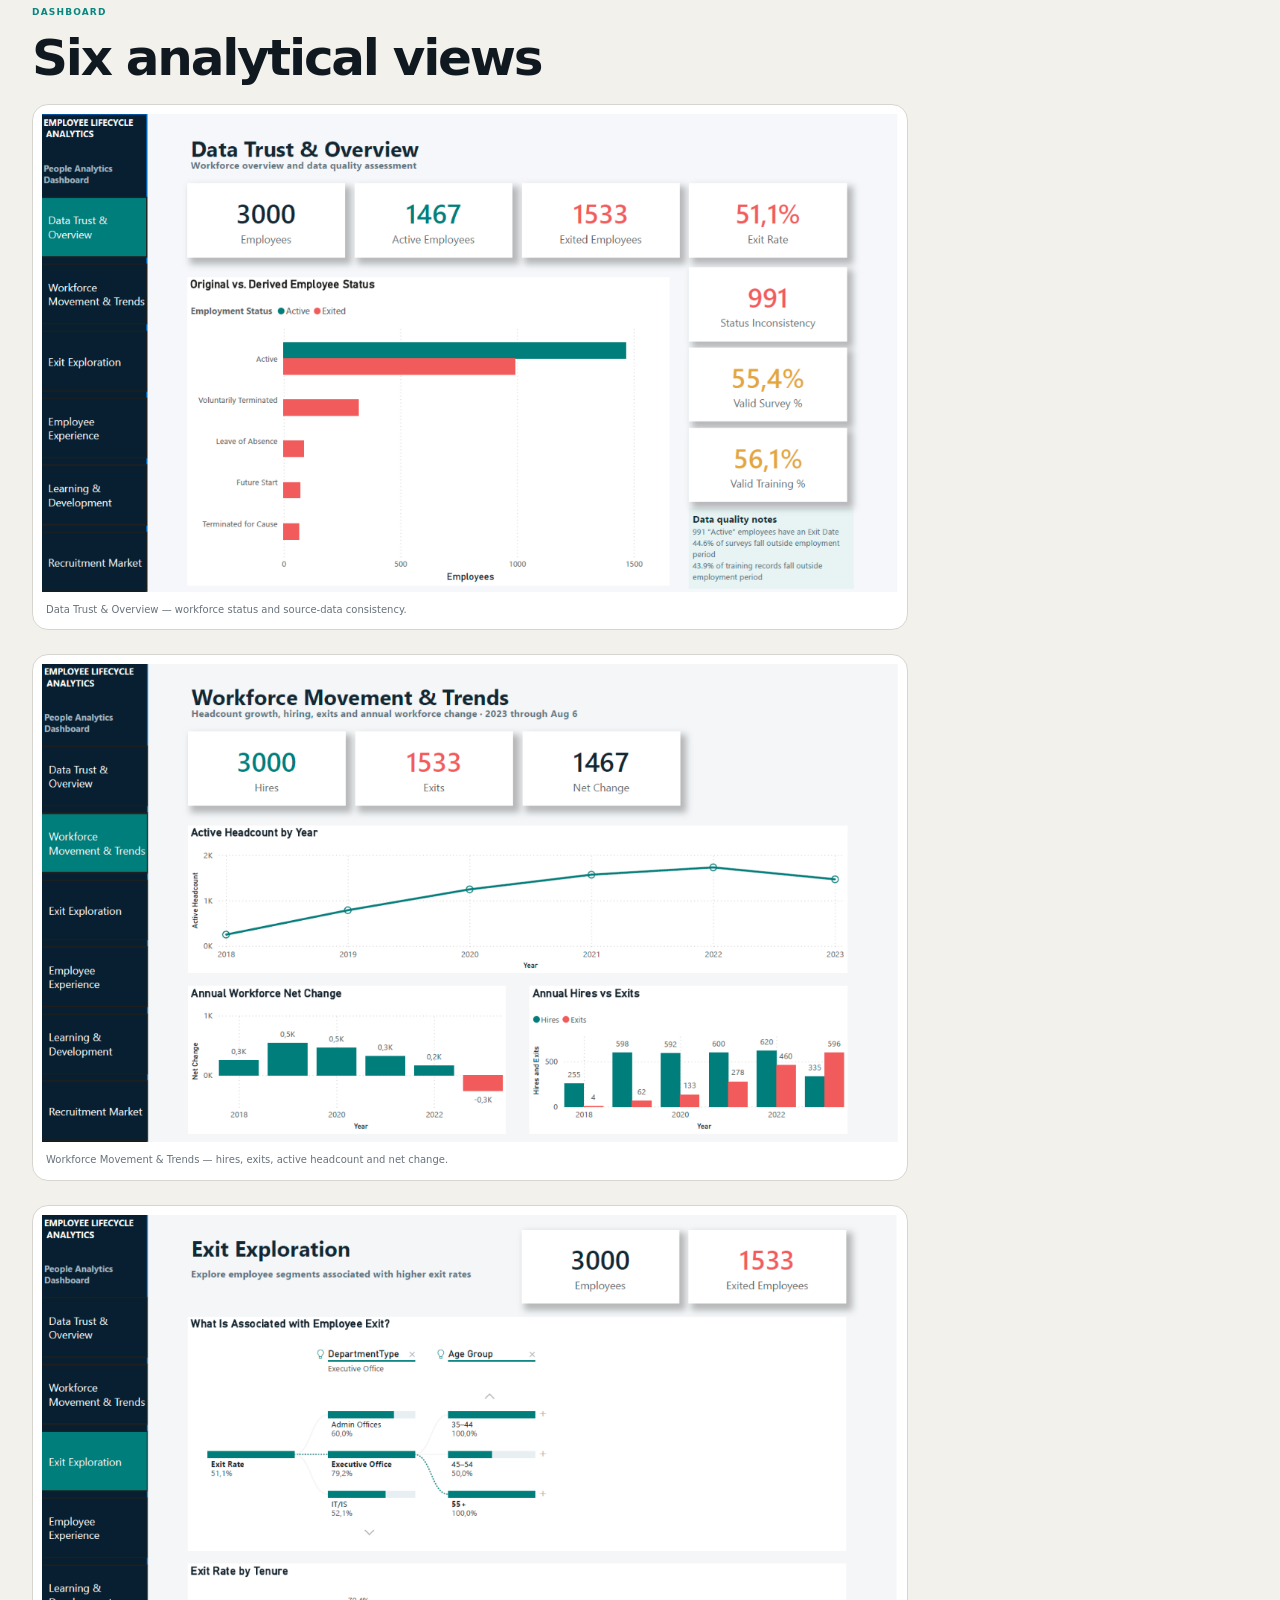
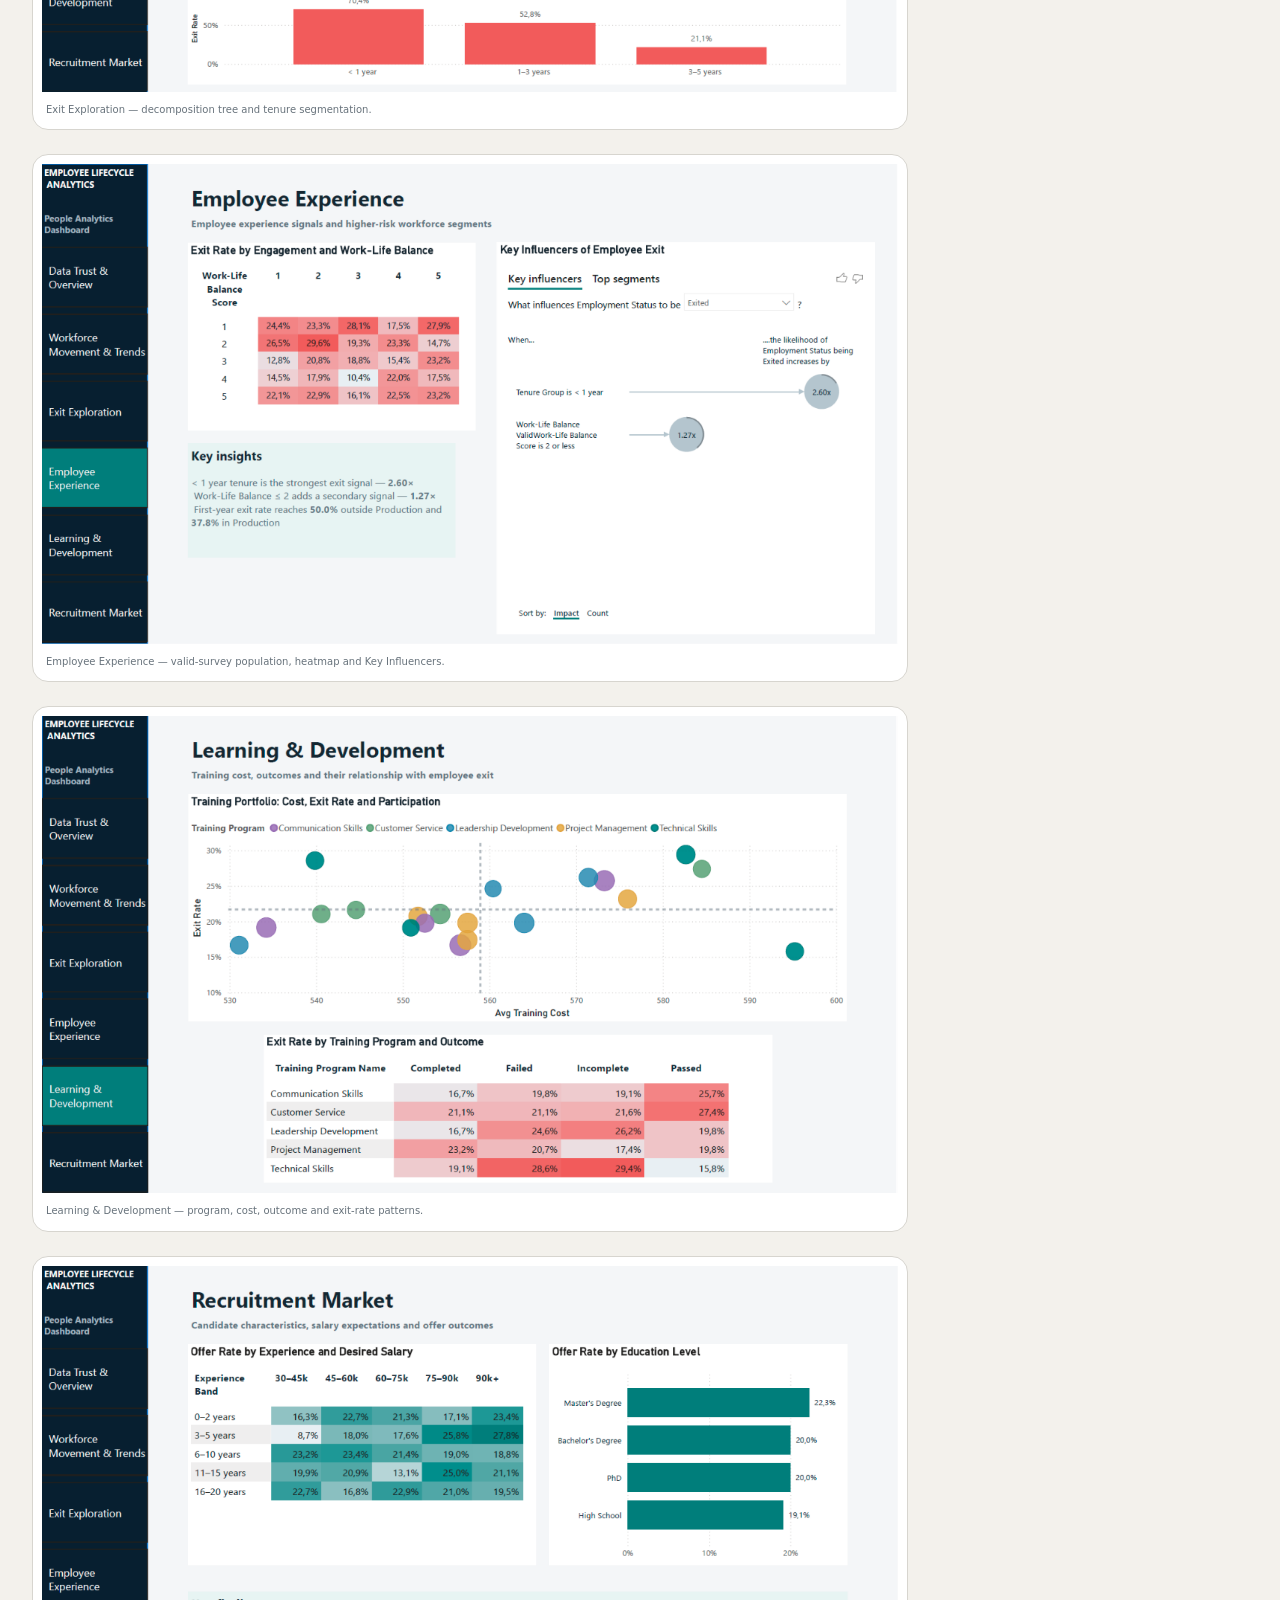
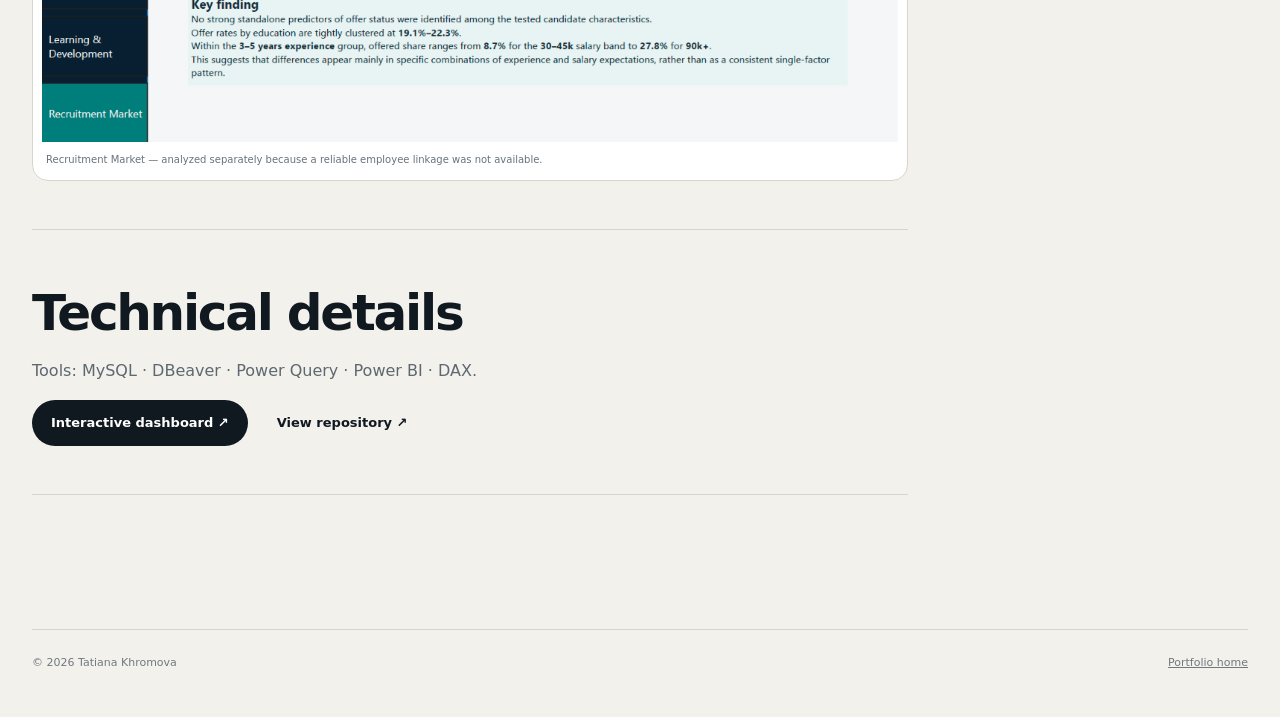
<file: projects/employee-lifecycle.html>
<!doctype html>
<html lang="en">
<head>
  <meta charset="utf-8" />
  <meta name="viewport" content="width=device-width, initial-scale=1" />
  <meta name="description" content="Employee Lifecycle Analytics case study by Tatiana Khromova." />
  <title>Employee Lifecycle Analytics | Tatiana Khromova</title>
  <link rel="icon" href="../favicon.svg" type="image/svg+xml" />
  <link rel="stylesheet" href="../assets/css/styles.css" />
</head>
<body>
<header class="site-header"><div class="container nav"><a class="brand" href="../index.html"><span class="brand-mark">TK</span><span>Tatiana Khromova</span></a><button class="nav-toggle" aria-label="Open navigation" aria-expanded="false">☰</button><nav class="nav-links"><a href="../index.html#work">Work</a><a href="../index.html#approach">Approach</a><a href="../index.html#profile">Profile</a><a href="../index.html#contact">Contact</a></nav></div></header>
<main>
<section class="project-hero"><div class="container">
  <a class="back-link" href="../index.html#work">Back to projects</a>
  <div class="eyebrow">Employee Lifecycle · Data Quality · People Analytics</div>
  <h1>Employee Lifecycle Analytics</h1>
  <p class="lead">What can we learn when workforce, engagement, training and recruitment data are analyzed together — and how much can we trust the underlying data?</p>
  <div class="stat-strip">
    <div class="stat"><strong>3 000</strong><span>employee records</span></div>
    <div class="stat"><strong>991</strong><span>source-status inconsistencies</span></div>
    <div class="stat"><strong>55.4%</strong><span>valid survey records</span></div>
    <div class="stat"><strong>2.60×</strong><span>&lt;1 year tenure signal</span></div>
  </div>
  <figure class="project-cover"><img src="../assets/images/lifecycle-data-trust.png" alt="Employee Lifecycle Analytics data trust dashboard" /></figure>
</div></section>

<section class="section"><div class="container case-layout">
  <div class="case-content">
    <section class="case-section" id="question"><span class="pill-note">Business question</span><h2>A lifecycle view, not an attrition-only dashboard</h2>
      <p>The project uses one Kaggle HR dataset containing four 3,000-row source tables — employee, engagement survey, training & development and recruitment — across data trust, workforce movement, exits, employee experience, learning & development and recruitment.</p>
      <p>The analytical workflow includes SQL-based data-quality auditing, Power Query validation, Power BI modeling, DAX, Decomposition Tree, Key Influencers, heatmaps and segmentation.</p>
    </section>

    <section class="case-section" id="trust"><span class="pill-note">Data trust</span><h2>Several source fields could not be used at face value</h2>
      <table class="data-table"><thead><tr><th>Issue</th><th>Finding</th></tr></thead><tbody>
        <tr><td>Employment status</td><td>991 employees marked Active also had an Exit Date</td></tr>
        <tr><td>Survey timing</td><td>1 662 valid surveys — 55.4%</td></tr>
        <tr><td>Training timing</td><td>1 683 valid records — 56.1%</td></tr>
        <tr><td>Recruitment linkage</td><td>No reliable candidate-to-employee key</td></tr>
      </tbody></table>
      <p>A clean employment status was therefore derived from ExitDate. Survey and training records were validated against the employee's employment period and only valid records were used in experience and L&D measures.</p>
      <p class="callout">The recruitment table remains disconnected. Overlapping IDs and names did not produce a reliable employee link, so the limitation was kept visible instead of forcing a relationship into the model.</p>
    </section>

    <section class="case-section" id="model"><span class="pill-note">Data model</span><h2>Model choices follow the lifecycle logic</h2>
      <p>The employee table is the central workforce table, with 1:1 relationships to cleaned engagement and training tables. A dedicated date table uses StartDate as the active relationship and ExitDate as an inactive relationship activated in exit measures through <code>USERELATIONSHIP</code>.</p>
      <p>Separate measure tables keep workforce, engagement, training, recruitment and data-quality logic organized.</p>
    </section>

    <section class="case-section" id="findings"><span class="pill-note">Key findings</span><h2>Early tenure dominates, but the pattern changes later</h2>
      <ul>
        <li>In the full employee population, employees with less than one year of tenure have a 70.4% exit rate.</li>
        <li>Within the valid-survey population, tenure below one year is the strongest Key Influencers signal at 2.60×.</li>
        <li>Work-Life Balance ≤ 2 is a secondary Key Influencers signal at 1.27×.</li>
        <li>In the valid-survey subset, first-year exit is 50.0% outside Production and 37.8% in Production.</li>
        <li>A later-tenure Production segment with Work-Life Balance ≤ 2 has a 27.6% exit rate across 192 employees versus a 20.5% baseline for the valid-survey population.</li>
      </ul>
      <p class="callout warn">The 70.4% first-year rate and the 50.0% / 37.8% segment rates use different analytical populations. They should not be compared as if they had the same denominator.</p>
    </section>

    <section class="case-section" id="ld"><span class="pill-note">L&D & recruitment</span><h2>Context matters more than one headline metric</h2>
      <p>Training outcomes vary by program rather than moving in one consistent direction. For example, Technical Skills shows 15.8% exit among Passed records versus 29.4% among Incomplete records, while Leadership Development shows 16.7% versus 26.2%. These are associations, not causal claims.</p>
      <p>Recruitment is analyzed independently. Offer rates by education are tightly clustered at 19.1%–22.3%, and no strong standalone predictor of offer status was identified among the tested candidate characteristics.</p>
    </section>

    <section class="case-section" id="recommendations"><span class="pill-note">Business use</span><h2>Where the analysis points next</h2>
      <ul>
        <li>Prioritize first-year retention analysis across onboarding, manager support, expectations and early feedback.</li>
        <li>Investigate first-year Non-Production exits separately rather than applying one organization-wide explanation.</li>
        <li>Use work-life balance as a context-dependent risk signal alongside tenure and workforce segment.</li>
        <li>Evaluate L&D at Program × Outcome × Retention level.</li>
        <li>Improve HR data architecture with stable IDs, candidate-to-hire mapping, effective-dated status history and temporal validation rules.</li>
      </ul>
    </section>

    <section class="case-section" id="limitations"><span class="pill-note">Limitations</span><h2>Where the data sets the boundary</h2>
      <ul>
        <li>Recruitment cannot be reliably linked to employees.</li>
        <li>2023 is a partial year ending August 6.</li>
        <li>Small segments can produce visually high rates.</li>
        <li>Key Influencers and segmentation identify associations, not causation.</li>
        <li>Training and engagement analyses use only records validated against the employment period.</li>
      </ul>
    </section>

    <section class="case-section" id="gallery"><span class="pill-note">Dashboard</span><h2>Six analytical views</h2>
      <div class="gallery">
        <figure><img src="../assets/images/lifecycle-data-trust.png" alt="Data Trust and Overview" loading="lazy"><figcaption>Data Trust & Overview — workforce status and source-data consistency.</figcaption></figure>
        <figure><img src="../assets/images/lifecycle-workforce-movement.png" alt="Workforce Movement and Trends" loading="lazy"><figcaption>Workforce Movement & Trends — hires, exits, active headcount and net change.</figcaption></figure>
        <figure><img src="../assets/images/lifecycle-exit-exploration.png" alt="Exit Exploration" loading="lazy"><figcaption>Exit Exploration — decomposition tree and tenure segmentation.</figcaption></figure>
        <figure><img src="../assets/images/lifecycle-employee-experience.png" alt="Employee Experience" loading="lazy"><figcaption>Employee Experience — valid-survey population, heatmap and Key Influencers.</figcaption></figure>
        <figure><img src="../assets/images/lifecycle-learning-development.png" alt="Learning and Development" loading="lazy"><figcaption>Learning & Development — program, cost, outcome and exit-rate patterns.</figcaption></figure>
        <figure><img src="../assets/images/lifecycle-recruitment-market.png" alt="Recruitment Market" loading="lazy"><figcaption>Recruitment Market — analyzed separately because a reliable employee linkage was not available.</figcaption></figure>
      </div>
    </section>

    <section class="case-section"><h2>Technical details</h2><p>Tools: MySQL · DBeaver · Power Query · Power BI · DAX.</p><div class="hero-actions"><a class="btn btn-primary" href="https://tatiana-khromova.github.io/employee-lifecycle-analytics/" target="_blank" rel="noopener">Interactive dashboard ↗</a><a class="btn btn-secondary" href="https://github.com/tatiana-khromova/employee-lifecycle-analytics" target="_blank" rel="noopener">View repository ↗</a></div></section>
  </div>
  <aside class="case-aside"><h3>On this page</h3><a href="#question">Business question</a><a href="#trust">Data trust</a><a href="#model">Data model</a><a href="#findings">Findings</a><a href="#ld">L&D & recruitment</a><a href="#recommendations">Business use</a><a href="#limitations">Limitations</a><a href="#gallery">Dashboard</a></aside>
</div></section>
</main>
<footer class="footer"><div class="container footer-inner"><span>© <span data-year></span> Tatiana Khromova</span><a href="../index.html">Portfolio home</a></div></footer>
<script src="../assets/js/main.js"></script>
</body></html>
</file>
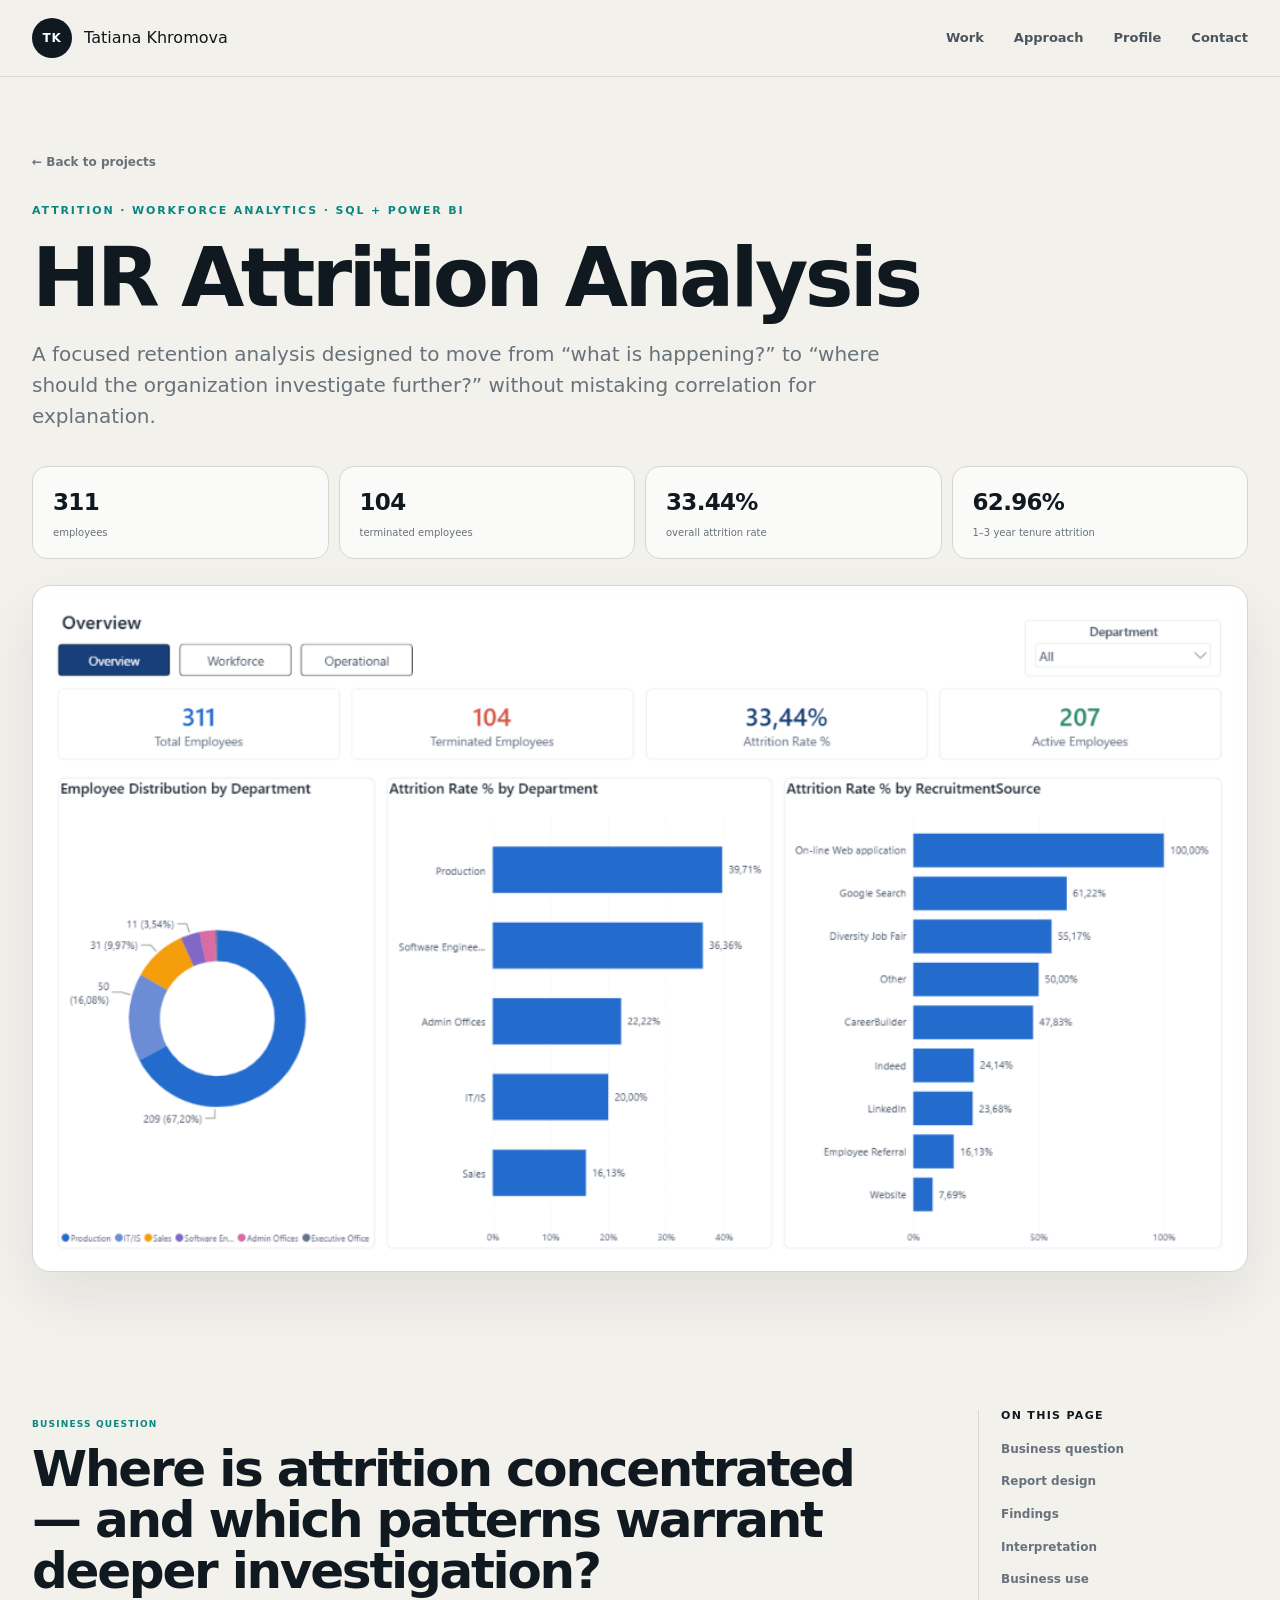
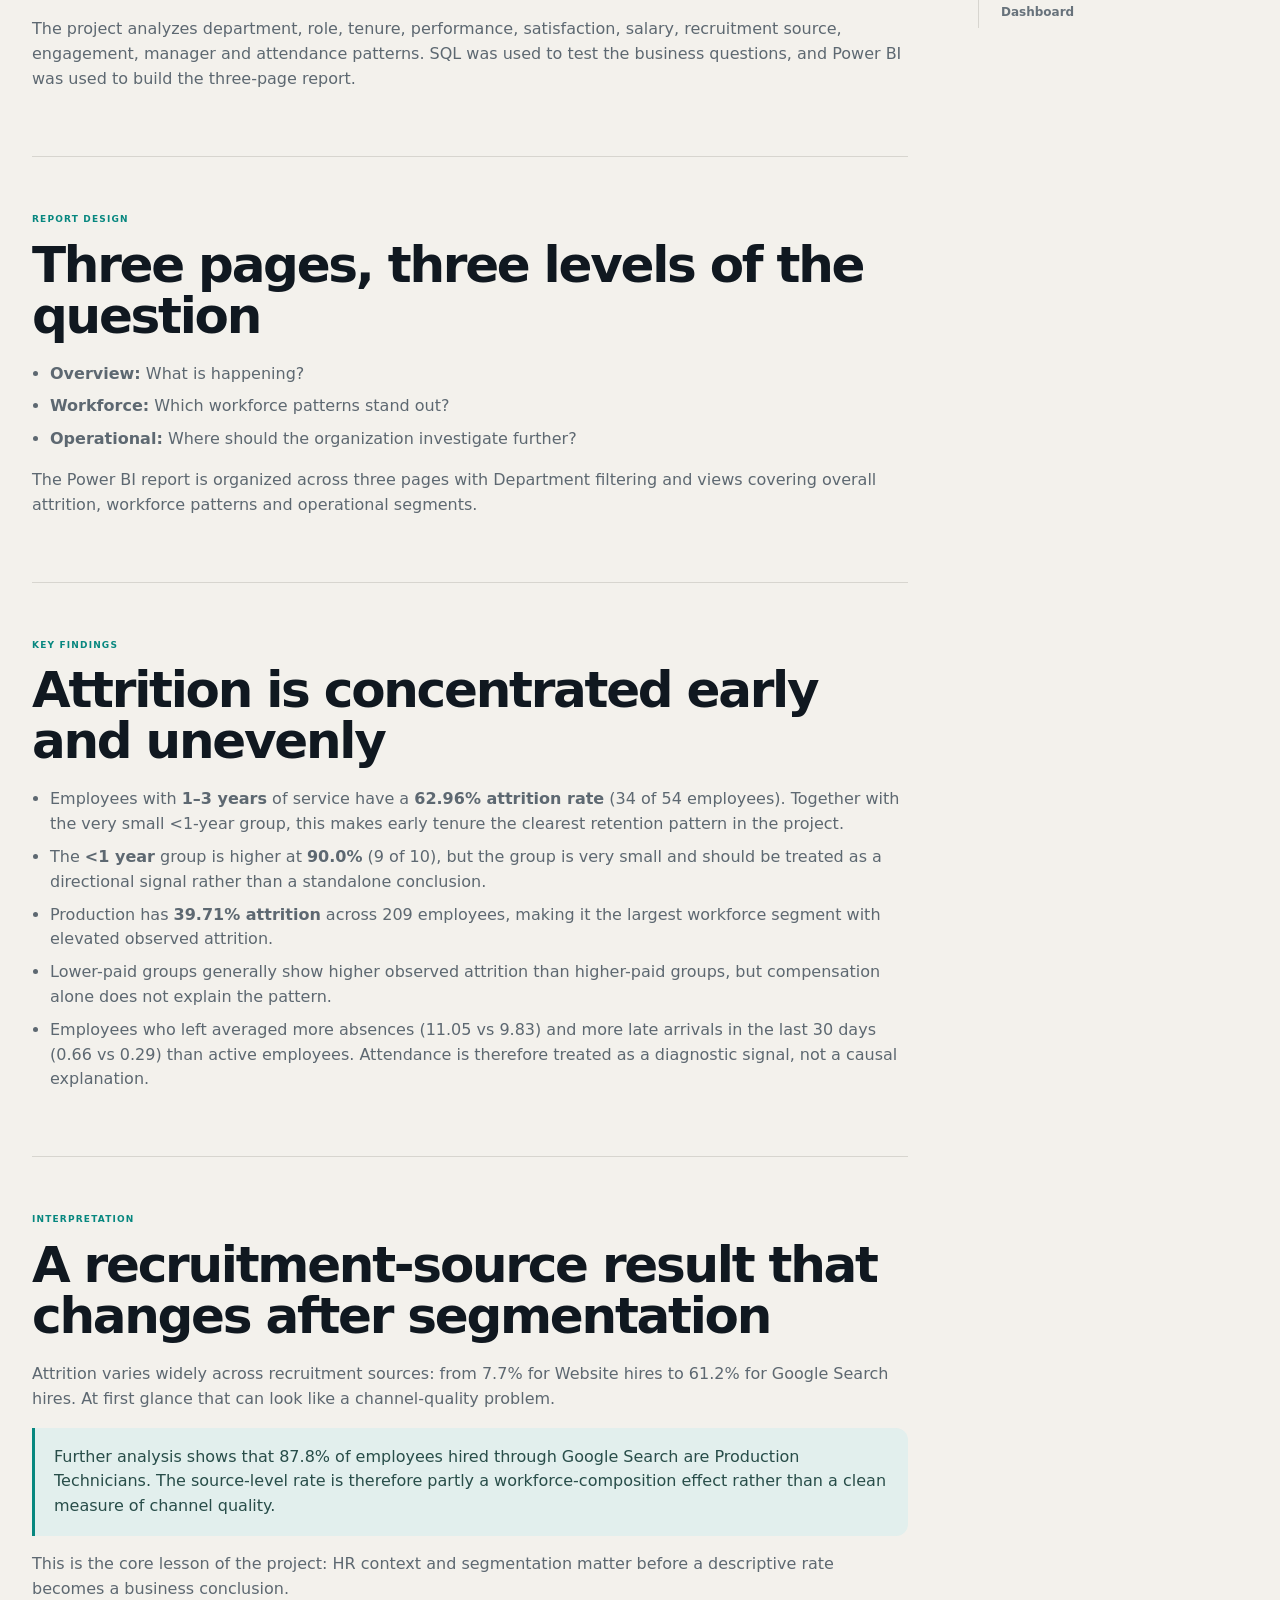
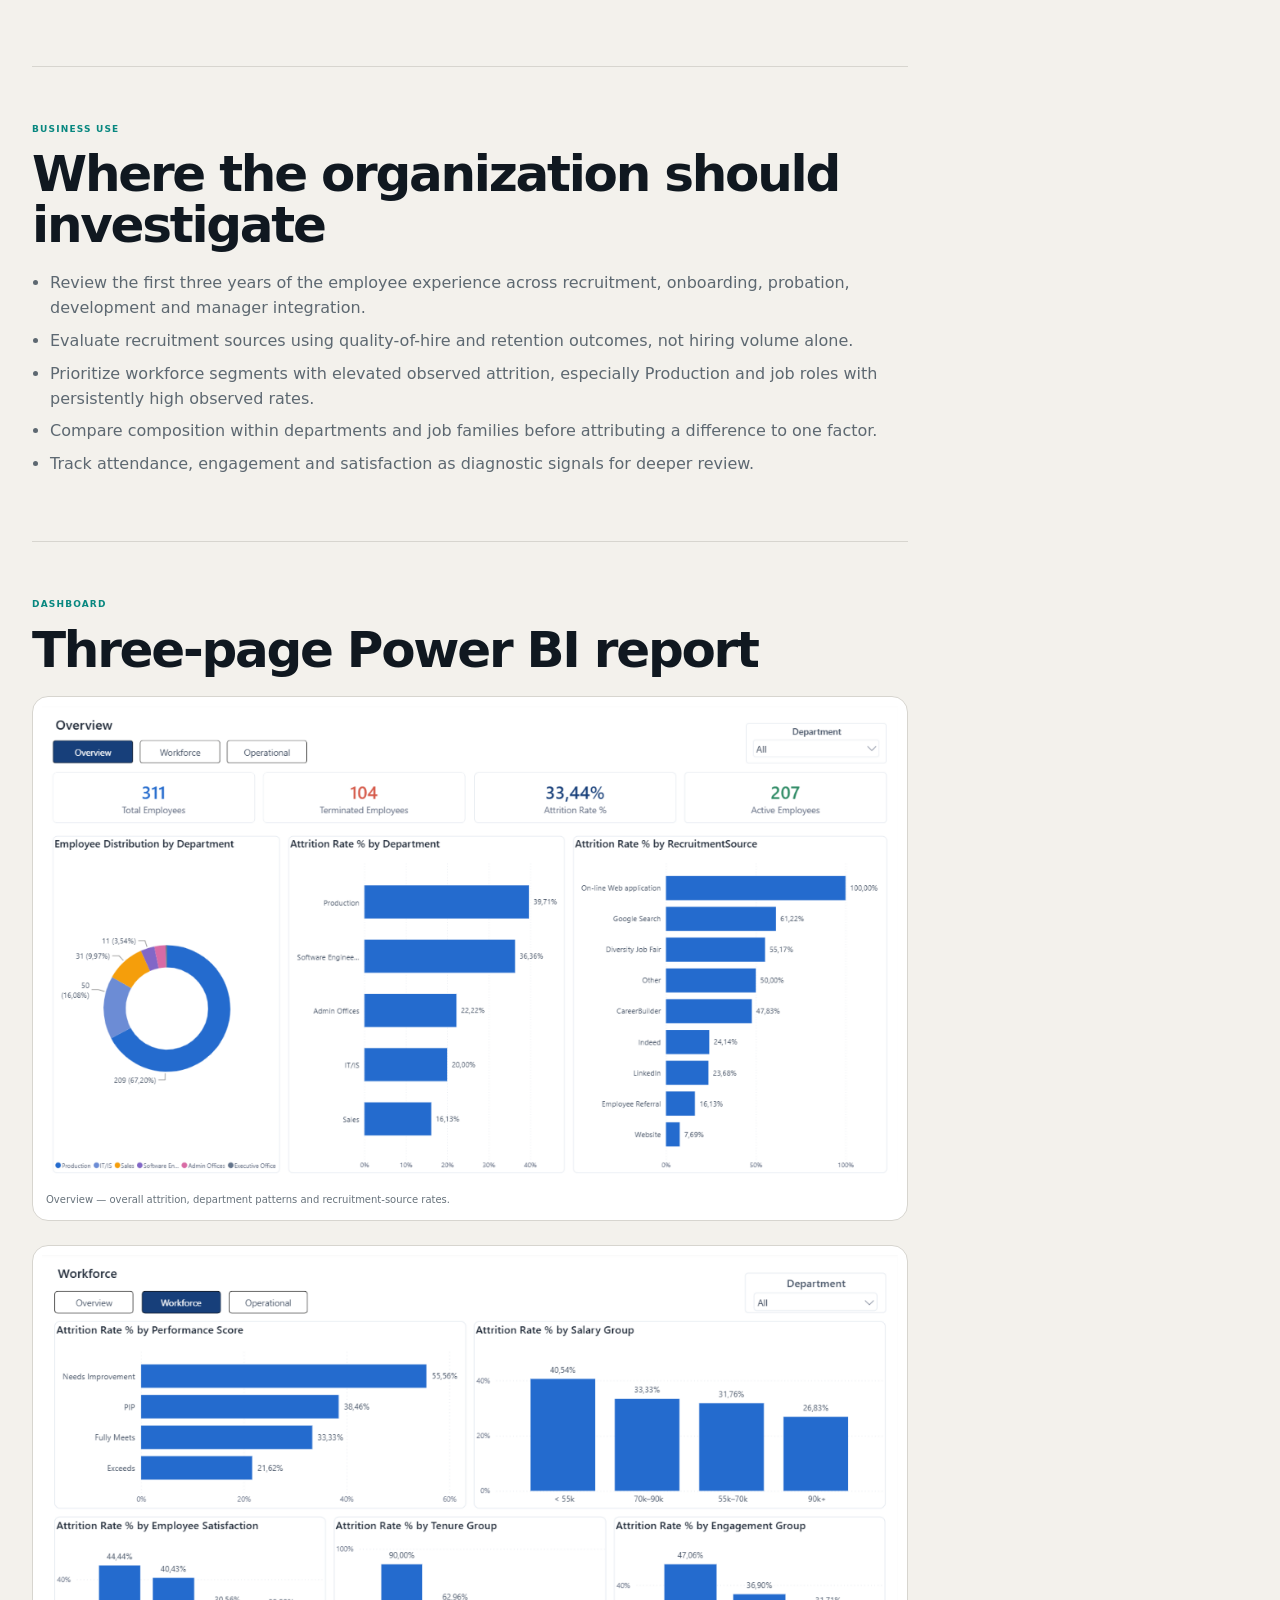
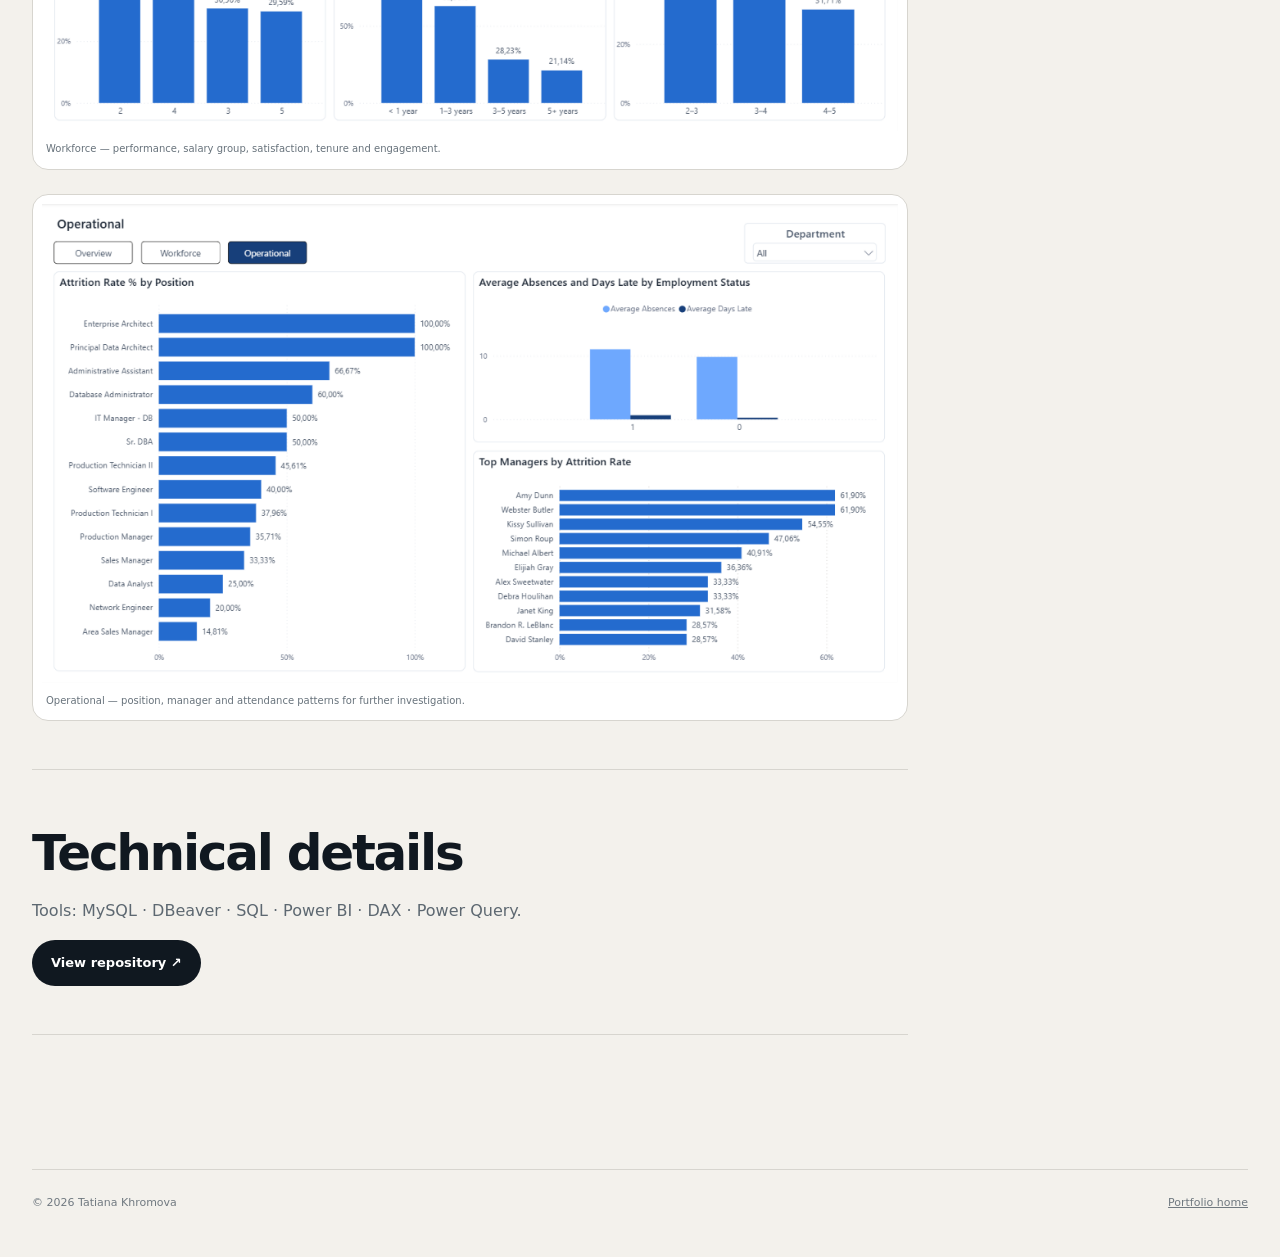
<file: projects/hr-attrition.html>
<!doctype html>
<html lang="en">
<head>
  <meta charset="utf-8" />
  <meta name="viewport" content="width=device-width, initial-scale=1" />
  <meta name="description" content="HR Attrition Analysis case study by Tatiana Khromova." />
  <title>HR Attrition Analysis | Tatiana Khromova</title>
  <link rel="icon" href="../favicon.svg" type="image/svg+xml" />
  <link rel="stylesheet" href="../assets/css/styles.css" />
</head>
<body>
<header class="site-header"><div class="container nav"><a class="brand" href="../index.html"><span class="brand-mark">TK</span><span>Tatiana Khromova</span></a><button class="nav-toggle" aria-label="Open navigation" aria-expanded="false">☰</button><nav class="nav-links"><a href="../index.html#work">Work</a><a href="../index.html#approach">Approach</a><a href="../index.html#profile">Profile</a><a href="../index.html#contact">Contact</a></nav></div></header>
<main>
<section class="project-hero"><div class="container">
  <a class="back-link" href="../index.html#work">Back to projects</a>
  <div class="eyebrow">Attrition · Workforce Analytics · SQL + Power BI</div>
  <h1>HR Attrition Analysis</h1>
  <p class="lead">A focused retention analysis designed to move from “what is happening?” to “where should the organization investigate further?” without mistaking correlation for explanation.</p>
  <div class="stat-strip">
    <div class="stat"><strong>311</strong><span>employees</span></div>
    <div class="stat"><strong>104</strong><span>terminated employees</span></div>
    <div class="stat"><strong>33.44%</strong><span>overall attrition rate</span></div>
    <div class="stat"><strong>62.96%</strong><span>1–3 year tenure attrition</span></div>
  </div>
  <figure class="project-cover"><img src="../assets/images/attrition-overview.png" alt="HR Attrition Analysis overview dashboard" /></figure>
</div></section>

<section class="section"><div class="container case-layout">
  <div class="case-content">
    <section class="case-section" id="question"><span class="pill-note">Business question</span><h2>Where is attrition concentrated — and which patterns warrant deeper investigation?</h2>
      <p>The project analyzes department, role, tenure, performance, satisfaction, salary, recruitment source, engagement, manager and attendance patterns. SQL was used to test the business questions, and Power BI was used to build the three-page report.</p>
    </section>

    <section class="case-section" id="structure"><span class="pill-note">Report design</span><h2>Three pages, three levels of the question</h2>
      <ul>
        <li><strong>Overview:</strong> What is happening?</li>
        <li><strong>Workforce:</strong> Which workforce patterns stand out?</li>
        <li><strong>Operational:</strong> Where should the organization investigate further?</li>
      </ul>
      <p>The Power BI report is organized across three pages with Department filtering and views covering overall attrition, workforce patterns and operational segments.</p>
    </section>

    <section class="case-section" id="findings"><span class="pill-note">Key findings</span><h2>Attrition is concentrated early and unevenly</h2>
      <ul>
        <li>Employees with <strong>1–3 years</strong> of service have a <strong>62.96% attrition rate</strong> (34 of 54 employees). Together with the very small &lt;1-year group, this makes early tenure the clearest retention pattern in the project.</li>
        <li>The <strong>&lt;1 year</strong> group is higher at <strong>90.0%</strong> (9 of 10), but the group is very small and should be treated as a directional signal rather than a standalone conclusion.</li>
        <li>Production has <strong>39.71% attrition</strong> across 209 employees, making it the largest workforce segment with elevated observed attrition.</li>
        <li>Lower-paid groups generally show higher observed attrition than higher-paid groups, but compensation alone does not explain the pattern.</li>
        <li>Employees who left averaged more absences (11.05 vs 9.83) and more late arrivals in the last 30 days (0.66 vs 0.29) than active employees. Attendance is therefore treated as a diagnostic signal, not a causal explanation.</li>
      </ul>
    </section>

    <section class="case-section" id="recruitment"><span class="pill-note">Interpretation</span><h2>A recruitment-source result that changes after segmentation</h2>
      <p>Attrition varies widely across recruitment sources: from 7.7% for Website hires to 61.2% for Google Search hires. At first glance that can look like a channel-quality problem.</p>
      <p class="callout">Further analysis shows that 87.8% of employees hired through Google Search are Production Technicians. The source-level rate is therefore partly a workforce-composition effect rather than a clean measure of channel quality.</p>
      <p>This is the core lesson of the project: HR context and segmentation matter before a descriptive rate becomes a business conclusion.</p>
    </section>

    <section class="case-section" id="recommendations"><span class="pill-note">Business use</span><h2>Where the organization should investigate</h2>
      <ul>
        <li>Review the first three years of the employee experience across recruitment, onboarding, probation, development and manager integration.</li>
        <li>Evaluate recruitment sources using quality-of-hire and retention outcomes, not hiring volume alone.</li>
        <li>Prioritize workforce segments with elevated observed attrition, especially Production and job roles with persistently high observed rates.</li>
        <li>Compare composition within departments and job families before attributing a difference to one factor.</li>
        <li>Track attendance, engagement and satisfaction as diagnostic signals for deeper review.</li>
      </ul>
    </section>

    <section class="case-section" id="gallery"><span class="pill-note">Dashboard</span><h2>Three-page Power BI report</h2>
      <div class="gallery">
        <figure><img src="../assets/images/attrition-overview.png" alt="Attrition Overview" loading="lazy"><figcaption>Overview — overall attrition, department patterns and recruitment-source rates.</figcaption></figure>
        <figure><img src="../assets/images/attrition-workforce.png" alt="Attrition Workforce" loading="lazy"><figcaption>Workforce — performance, salary group, satisfaction, tenure and engagement.</figcaption></figure>
        <figure><img src="../assets/images/attrition-operational.png" alt="Attrition Operational" loading="lazy"><figcaption>Operational — position, manager and attendance patterns for further investigation.</figcaption></figure>
      </div>
    </section>

    <section class="case-section"><h2>Technical details</h2><p>Tools: MySQL · DBeaver · SQL · Power BI · DAX · Power Query.</p><div class="hero-actions"><a class="btn btn-primary" href="https://github.com/tatiana-khromova/hr-attrition-analysis" target="_blank" rel="noopener">View repository ↗</a></div></section>
  </div>
  <aside class="case-aside"><h3>On this page</h3><a href="#question">Business question</a><a href="#structure">Report design</a><a href="#findings">Findings</a><a href="#recruitment">Interpretation</a><a href="#recommendations">Business use</a><a href="#gallery">Dashboard</a></aside>
</div></section>
</main>
<footer class="footer"><div class="container footer-inner"><span>© <span data-year></span> Tatiana Khromova</span><a href="../index.html">Portfolio home</a></div></footer>
<script src="../assets/js/main.js"></script>
</body></html>
</file>
<file: assets/css/styles.css>
:root {
  --paper:#f3f1ec;
  --paper-2:#ebe8e1;
  --ink:#101820;
  --muted:#67727b;
  --navy:#101c28;
  --navy-2:#172837;
  --teal:#07877f;
  --teal-soft:#dcefed;
  --blue:#2870c9;
  --orange:#e8a15a;
  --red:#bd4444;
  --white:#fff;
  --line:#d7d5cf;
  --line-dark:rgba(255,255,255,.15);
  --radius:24px;
  --max:1240px;
  --shadow:0 28px 70px rgba(16,24,32,.13);
}
*{box-sizing:border-box}
html{scroll-behavior:smooth}
body{margin:0;background:var(--paper);color:var(--ink);font-family:"Segoe UI",Inter,system-ui,-apple-system,BlinkMacSystemFont,"Helvetica Neue",Arial,sans-serif;line-height:1.55;-webkit-font-smoothing:antialiased}
img{display:block;max-width:100%}
a{color:inherit}.container{width:min(calc(100% - 64px),var(--max));margin-inline:auto}
.site-header{position:sticky;top:0;z-index:50;background:rgba(243,241,236,.88);backdrop-filter:blur(16px);border-bottom:1px solid rgba(215,213,207,.8)}
.nav{height:76px;display:flex;align-items:center;justify-content:space-between;gap:24px}.brand{display:flex;align-items:center;gap:12px;text-decoration:none}.brand-mark{width:40px;height:40px;border-radius:50%;display:grid;place-items:center;background:var(--ink);color:white;font-weight:800;font-size:12px;letter-spacing:.06em}.brand-copy{display:flex;flex-direction:column;line-height:1.1}.brand-copy strong{font-size:14px}.brand-copy small{margin-top:5px;font-size:10px;letter-spacing:.12em;text-transform:uppercase;color:var(--muted);font-weight:700}.nav-links{display:flex;align-items:center;gap:30px}.nav-links a{text-decoration:none;font-size:13px;font-weight:700;color:#49545d}.nav-links a:hover{color:var(--ink)}.nav-links .nav-cta{padding:10px 16px;border:1px solid var(--ink);border-radius:999px;color:var(--ink)}.nav-toggle{display:none;border:0;background:transparent;font-size:23px;cursor:pointer;color:var(--ink)}
.hero-v2{padding:78px 0 86px;overflow:hidden}.hero-grid{display:grid;grid-template-columns:minmax(0,.92fr) minmax(480px,1.08fr);gap:64px;align-items:center}.eyebrow,.section-kicker{font-size:11px;font-weight:850;letter-spacing:.17em;text-transform:uppercase;color:var(--teal)}.hero-copy h1,h1,h2,h3{margin-top:0;line-height:1.02;letter-spacing:-.045em}.hero-copy h1{font-size:clamp(52px,6.6vw,90px);margin:18px 0 26px;max-width:780px;font-weight:730}.hero-copy h1 em{font-family:Georgia,"Times New Roman",serif;font-weight:400}.hero-lead{font-size:20px;color:#56616a;max-width:670px;margin:0 0 30px}.hero-actions{display:flex;gap:10px;flex-wrap:wrap}.btn{min-height:46px;display:inline-flex;align-items:center;justify-content:center;padding:0 18px;border-radius:999px;text-decoration:none;font-size:13px;font-weight:800;border:1px solid transparent;transition:.2s transform,.2s background,.2s color}.btn:hover{transform:translateY(-2px)}.btn-primary{background:var(--ink);color:white}.btn-ghost{border-color:#c8c5be;background:rgba(255,255,255,.35)}.btn-light{background:#fff;color:var(--navy)}.btn-outline-light{color:#fff;border-color:rgba(255,255,255,.42)}
.proof-row{display:grid;grid-template-columns:repeat(3,1fr);gap:18px;margin-top:46px;padding-top:26px;border-top:1px solid var(--line)}.proof-row div{min-width:0}.proof-row strong{display:block;font-size:24px;letter-spacing:-.03em}.proof-row span{display:block;margin-top:3px;color:var(--muted);font-size:11px;line-height:1.35}
.hero-stage{position:relative;height:610px;isolation:isolate}.stage-grid{position:absolute;inset:8% -20% 0 4%;background-image:linear-gradient(rgba(16,24,32,.055) 1px,transparent 1px),linear-gradient(90deg,rgba(16,24,32,.055) 1px,transparent 1px);background-size:44px 44px;transform:rotate(-2deg);z-index:-2}.stage-grid:after{content:"";position:absolute;width:360px;height:360px;border-radius:50%;background:#d5e8e5;filter:blur(1px);right:2%;top:10%;z-index:-1}.stage-card{position:absolute;margin:0;background:#fff;border:1px solid #d9d7d1;padding:9px;box-shadow:var(--shadow);overflow:hidden}.stage-main{width:89%;right:0;top:72px;transform:rotate(2.2deg);border-radius:18px}.stage-secondary{width:57%;left:-2%;bottom:55px;transform:rotate(-4deg);border-radius:15px;z-index:3}.stage-card img{width:100%;height:auto}.stage-note{position:absolute;z-index:6;background:var(--navy);color:#fff;box-shadow:0 18px 38px rgba(16,24,32,.18);padding:16px 18px;border-radius:14px;min-width:156px}.stage-note span{display:block;color:#94c9c4;font-size:9px;font-weight:850;letter-spacing:.14em}.stage-note strong{display:block;font-size:27px;line-height:1;margin:8px 0 4px}.stage-note small{color:#bec8ce;font-size:10px}.note-top{right:-18px;top:7px}.note-bottom{right:1%;bottom:3px;background:#fff;color:var(--ink);border:1px solid var(--line)}.note-bottom span{color:var(--teal)}.note-bottom small{color:var(--muted)}
.ticker{background:var(--ink);color:#dce3e7;padding:16px 0;overflow:hidden}.ticker-inner{display:flex;align-items:center;justify-content:space-between;gap:18px;font-size:11px;font-weight:750;letter-spacing:.05em;white-space:nowrap}.ticker i{color:#548d8a;font-style:normal}
.section{padding:104px 0}.section-heading h2,.profile-main h2,.approach-grid>h2{font-size:clamp(40px,5.2vw,68px);margin:14px 0 0;font-weight:690}.split-heading{display:grid;grid-template-columns:1.2fr .8fr;gap:72px;align-items:end;margin-bottom:46px}.split-heading p{margin:0;color:var(--muted);font-size:17px;max-width:520px}
.feature-project{display:grid;grid-template-columns:.82fr 1.18fr;border-radius:32px;overflow:hidden;margin-bottom:28px;min-height:640px}.feature-dark{background:var(--navy);color:#fff}.feature-copy{padding:54px 50px;display:flex;flex-direction:column;align-items:flex-start}.project-index{font-size:10px;letter-spacing:.14em;font-weight:800;color:#8f9da7;margin-bottom:26px}.tag-row{display:flex;flex-wrap:wrap;gap:7px}.tag{border:1px solid #d4d6d3;background:rgba(255,255,255,.45);border-radius:999px;padding:6px 9px;font-size:10px;font-weight:800;color:#52606a}.tag-dark{border-color:rgba(255,255,255,.18);background:rgba(255,255,255,.05);color:#bac5cc}.feature-copy h3{font-size:clamp(42px,4.6vw,64px);margin:24px 0 18px;font-weight:650}.feature-copy>p{color:#b9c4cb;font-size:17px;max-width:500px;margin:0}.feature-metrics{display:grid;grid-template-columns:1.45fr .7fr 1fr;gap:12px;width:100%;margin:auto 0 34px;padding-top:34px;border-top:1px solid var(--line-dark)}.feature-metrics strong{display:block;font-size:20px}.feature-metrics span{display:block;color:#92a3ae;font-size:10px;margin-top:4px}.project-actions{display:flex;gap:20px;flex-wrap:wrap}.arrow-link{text-decoration:none;font-weight:800;font-size:13px}.arrow-link:after{content:"  →";transition:.2s transform}.arrow-link:hover:after{display:inline-block;transform:translateX(4px)}.arrow-link.light{color:#fff}.arrow-link.muted-light{color:#91a1ac}.arrow-link.muted-light:after{content:""}.feature-visual{position:relative;display:flex;align-items:center;justify-content:center;padding:36px 34px;background:#dfe8e7}.feature-visual:before{content:"";position:absolute;inset:0;background-image:linear-gradient(rgba(16,24,32,.05) 1px,transparent 1px),linear-gradient(90deg,rgba(16,24,32,.05) 1px,transparent 1px);background-size:40px 40px}.feature-visual img{position:relative;width:100%;box-shadow:0 28px 60px rgba(16,24,32,.2);border:7px solid white}.visual-caption{position:absolute;left:48px;right:48px;bottom:28px;display:flex;gap:7px;flex-wrap:wrap}.visual-caption span{background:rgba(16,28,40,.9);color:white;border-radius:999px;padding:6px 9px;font-size:9px;font-weight:800;letter-spacing:.04em}
.project-duo{display:grid;grid-template-columns:1fr 1fr;gap:28px}.duo-card{background:#fff;border:1px solid var(--line);border-radius:26px;overflow:hidden;transition:.25s transform,.25s box-shadow}.duo-card:hover{transform:translateY(-5px);box-shadow:0 22px 50px rgba(16,24,32,.09)}.duo-visual{height:340px;background:#e9ece8;position:relative;overflow:hidden;display:flex;align-items:center;justify-content:center;padding:22px}.duo-visual img{width:100%;box-shadow:0 16px 36px rgba(16,24,32,.11);border:1px solid #dfe2df}.overlay-index{position:absolute;top:18px;left:18px;margin:0;padding:7px 9px;background:rgba(16,24,32,.9);color:#fff;border-radius:999px}.duo-body{padding:32px 32px 34px}.duo-body h3{font-size:34px;margin:18px 0 14px}.duo-body p{color:var(--muted);margin:0 0 22px}.mini-stats{display:flex;gap:8px;flex-wrap:wrap;margin:0 0 22px}.mini-stats span{font-size:10px;color:#59656e;background:#f0f1ee;border-radius:999px;padding:7px 9px}.mini-stats b{color:var(--ink)}
.approach-section{background:#e4e1da}.approach-grid{display:grid;grid-template-columns:.88fr 1.12fr;gap:84px;align-items:start}.approach-grid>h2{position:sticky;top:118px}.approach-steps{border-top:1px solid #c7c3bb}.approach-step{display:grid;grid-template-columns:54px 1fr;gap:20px;padding:30px 0;border-bottom:1px solid #c7c3bb}.approach-step>span{font-size:10px;color:var(--teal);font-weight:850;letter-spacing:.1em}.approach-step h3{font-size:25px;margin:0 0 7px}.approach-step p{margin:0;color:#68727a;max-width:590px}
.profile-grid{display:grid;grid-template-columns:1fr 1fr;gap:90px;align-items:start}.profile-main p{color:var(--muted);font-size:18px;max-width:590px}.profile-stack{border-top:1px solid var(--line)}.stack-row{padding:23px 0;border-bottom:1px solid var(--line);display:grid;grid-template-columns:110px 1fr;gap:20px}.stack-row span{font-size:9px;color:var(--teal);font-weight:850;letter-spacing:.14em}.stack-row strong{font-size:15px;line-height:1.55;font-weight:650}
.contact-section{padding-top:30px}.contact-panel{background:var(--navy);color:white;border-radius:32px;padding:58px 60px;display:grid;grid-template-columns:1.2fr .8fr;gap:70px;align-items:end}.contact-panel h2{font-size:clamp(38px,4.8vw,62px);margin:14px 0 0;max-width:780px}.light-kicker{color:#78c7c1}.contact-side p{color:#aab9c2;margin:0 0 22px}.contact-actions{display:flex;gap:9px;flex-wrap:wrap}.footer{padding:30px 0 46px;color:#707980;font-size:11px}.footer-inner{padding-top:24px;border-top:1px solid var(--line);display:flex;justify-content:space-between;gap:20px;flex-wrap:wrap}

/* Case-study pages */
.project-hero{padding:72px 0 34px}.back-link{display:inline-block;margin-bottom:30px;text-decoration:none;color:var(--muted);font-size:12px;font-weight:750}.back-link:before{content:"←  "}.project-hero h1{font-size:clamp(48px,6.4vw,84px);max-width:1020px;margin:17px 0 20px}.project-hero .lead{font-size:20px;color:var(--muted);max-width:900px;margin:0}.stat-strip{display:grid;grid-template-columns:repeat(4,1fr);gap:10px;margin-top:34px}.stat{background:rgba(255,255,255,.65);border:1px solid var(--line);padding:18px 20px;border-radius:15px}.stat strong{display:block;font-size:23px;letter-spacing:-.03em}.stat span{display:block;font-size:10px;color:var(--muted);margin-top:4px}.project-cover{margin:26px 0 0;background:#fff;padding:10px;border:1px solid var(--line);box-shadow:0 24px 60px rgba(16,24,32,.08);border-radius:18px}.project-cover img{width:100%}.case-layout{display:grid;grid-template-columns:minmax(0,1fr) 270px;gap:70px;align-items:start}.case-section{padding:48px 0;border-bottom:1px solid var(--line)}.case-section:first-child{padding-top:0}.case-section h2{font-size:clamp(34px,4vw,50px);margin:10px 0 20px}.case-section p,.case-section li{color:#5d6871}.case-section ul{padding-left:18px}.case-section li+li{margin-top:8px}.case-aside{position:sticky;top:105px;border-left:1px solid var(--line);padding-left:22px}.case-aside h3{font-size:11px;text-transform:uppercase;letter-spacing:.12em;margin-bottom:12px}.case-aside a{display:block;padding:7px 0;text-decoration:none;color:var(--muted);font-size:12px;font-weight:700}.case-aside a:hover{color:var(--ink)}.pill-note{display:inline-block;color:var(--teal);font-size:9px;font-weight:850;letter-spacing:.13em;text-transform:uppercase}.callout{background:#e2efed;border-left:3px solid var(--teal);padding:17px 19px;border-radius:0 12px 12px 0;color:#284d49!important}.callout.warn{background:#f4e9d9;border-left-color:var(--orange);color:#644a2d!important}.callout.red{background:#f2dddd;border-left-color:var(--red);color:#663a3a!important}.data-table{width:100%;border-collapse:collapse;margin-top:20px;font-size:13px}.data-table th,.data-table td{padding:12px 10px;border-bottom:1px solid var(--line);text-align:left}.data-table th{font-size:9px;letter-spacing:.1em;text-transform:uppercase}.data-table td{color:#5e6870}.gallery{display:grid;gap:24px}.gallery figure{margin:0;background:#fff;border:1px solid var(--line);padding:9px;border-radius:16px}.gallery figcaption{padding:10px 4px 3px;color:var(--muted);font-size:10px}.source-note{font-size:11px;color:var(--muted)}

@media(max-width:1080px){.hero-grid{grid-template-columns:1fr;gap:30px}.hero-stage{height:600px;max-width:820px}.stage-main{width:82%}.split-heading,.approach-grid,.profile-grid{grid-template-columns:1fr;gap:42px}.approach-grid>h2{position:static}.feature-project{grid-template-columns:1fr}.feature-copy{min-height:560px}.project-duo{grid-template-columns:1fr}.duo-visual{height:auto}.contact-panel{grid-template-columns:1fr}.case-layout{grid-template-columns:1fr}.case-aside{display:none}}
@media(max-width:720px){.container{width:min(calc(100% - 30px),var(--max))}.site-header{background:rgba(243,241,236,.96)}.nav{height:68px}.brand-copy small{display:none}.nav-toggle{display:block}.nav-links{display:none;position:absolute;top:61px;left:15px;right:15px;background:#fff;border:1px solid var(--line);border-radius:16px;padding:8px;box-shadow:var(--shadow);flex-direction:column;align-items:stretch;gap:0}.nav-links.open{display:flex}.nav-links a{padding:12px}.nav-links .nav-cta{border:0}.hero-v2{padding:52px 0 48px}.hero-copy h1{font-size:48px}.hero-lead{font-size:17px}.proof-row{grid-template-columns:1fr 1fr}.proof-row div:last-child{grid-column:1/-1}.hero-stage{height:395px;margin-top:10px}.stage-main{width:92%;top:48px}.stage-secondary{width:56%;bottom:25px}.stage-note{padding:11px 12px;min-width:120px}.stage-note strong{font-size:20px}.note-top{right:-5px}.note-bottom{right:0}.ticker-inner{justify-content:flex-start;overflow:hidden}.section{padding:72px 0}.split-heading{margin-bottom:30px}.section-heading h2,.profile-main h2,.approach-grid>h2{font-size:42px}.feature-project{border-radius:22px}.feature-copy{padding:34px 26px;min-height:520px}.feature-copy h3{font-size:43px}.feature-metrics{grid-template-columns:1fr 1fr}.feature-metrics div:first-child{grid-column:1/-1}.feature-visual{padding:24px 16px 52px}.visual-caption{left:24px;right:24px;bottom:17px}.duo-body{padding:26px 22px}.duo-body h3{font-size:30px}.approach-step{grid-template-columns:40px 1fr}.stack-row{grid-template-columns:85px 1fr}.contact-panel{padding:38px 26px;border-radius:23px}.contact-panel h2{font-size:40px}.stat-strip{grid-template-columns:1fr 1fr}.project-hero{padding-top:50px}.project-hero h1{font-size:48px}.project-hero .lead{font-size:17px}}
@media(max-width:430px){.hero-copy h1{font-size:42px}.proof-row,.stat-strip{grid-template-columns:1fr}.proof-row div:last-child{grid-column:auto}.hero-stage{height:330px}.stage-secondary{display:none}.stage-main{width:100%;top:54px}.note-bottom{bottom:1px}.feature-metrics{grid-template-columns:1fr}.feature-metrics div:first-child{grid-column:auto}.mini-stats{display:grid}.stack-row{grid-template-columns:1fr;gap:5px}}
@media(prefers-reduced-motion:reduce){html{scroll-behavior:auto}*,*:before,*:after{transition:none!important}}

/* V3 project action consistency */
.duo-body .project-actions{display:flex;gap:18px;align-items:center;flex-wrap:wrap}
.repo-link{color:var(--muted)}
</file>
